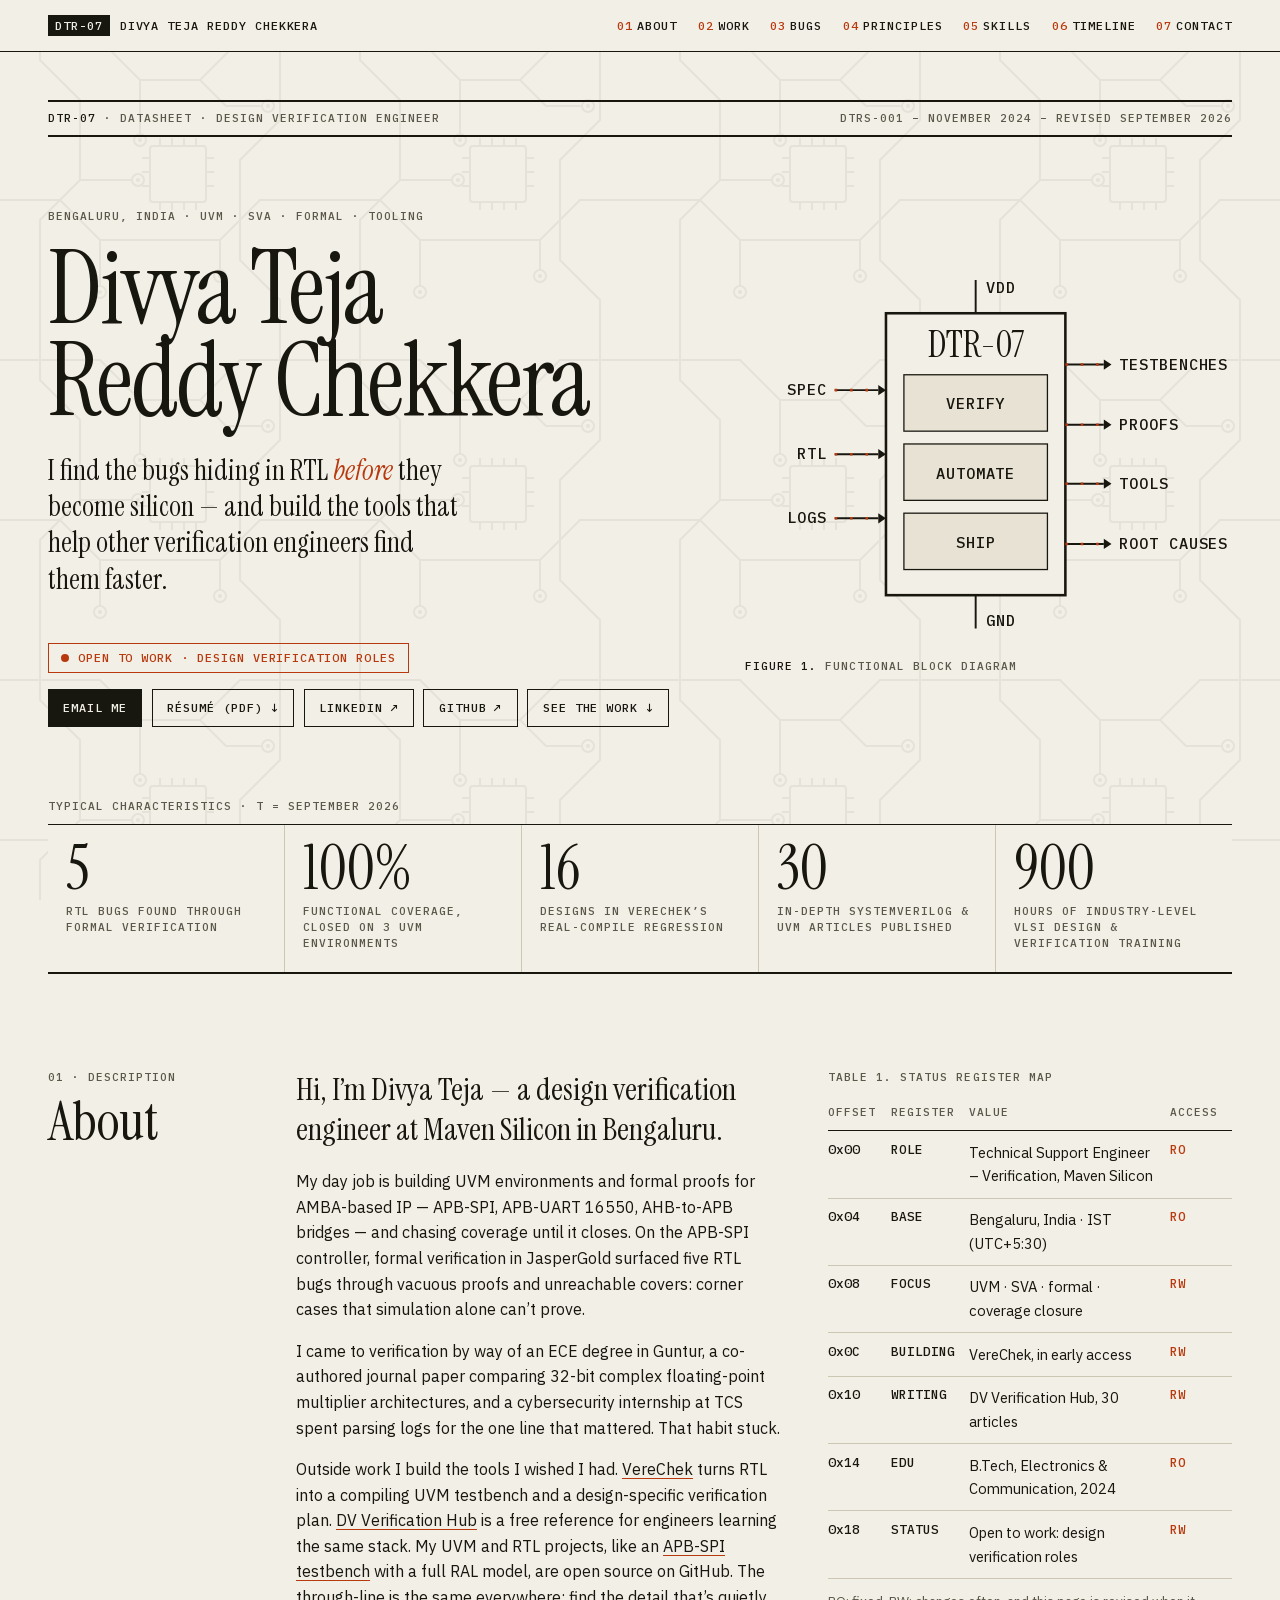
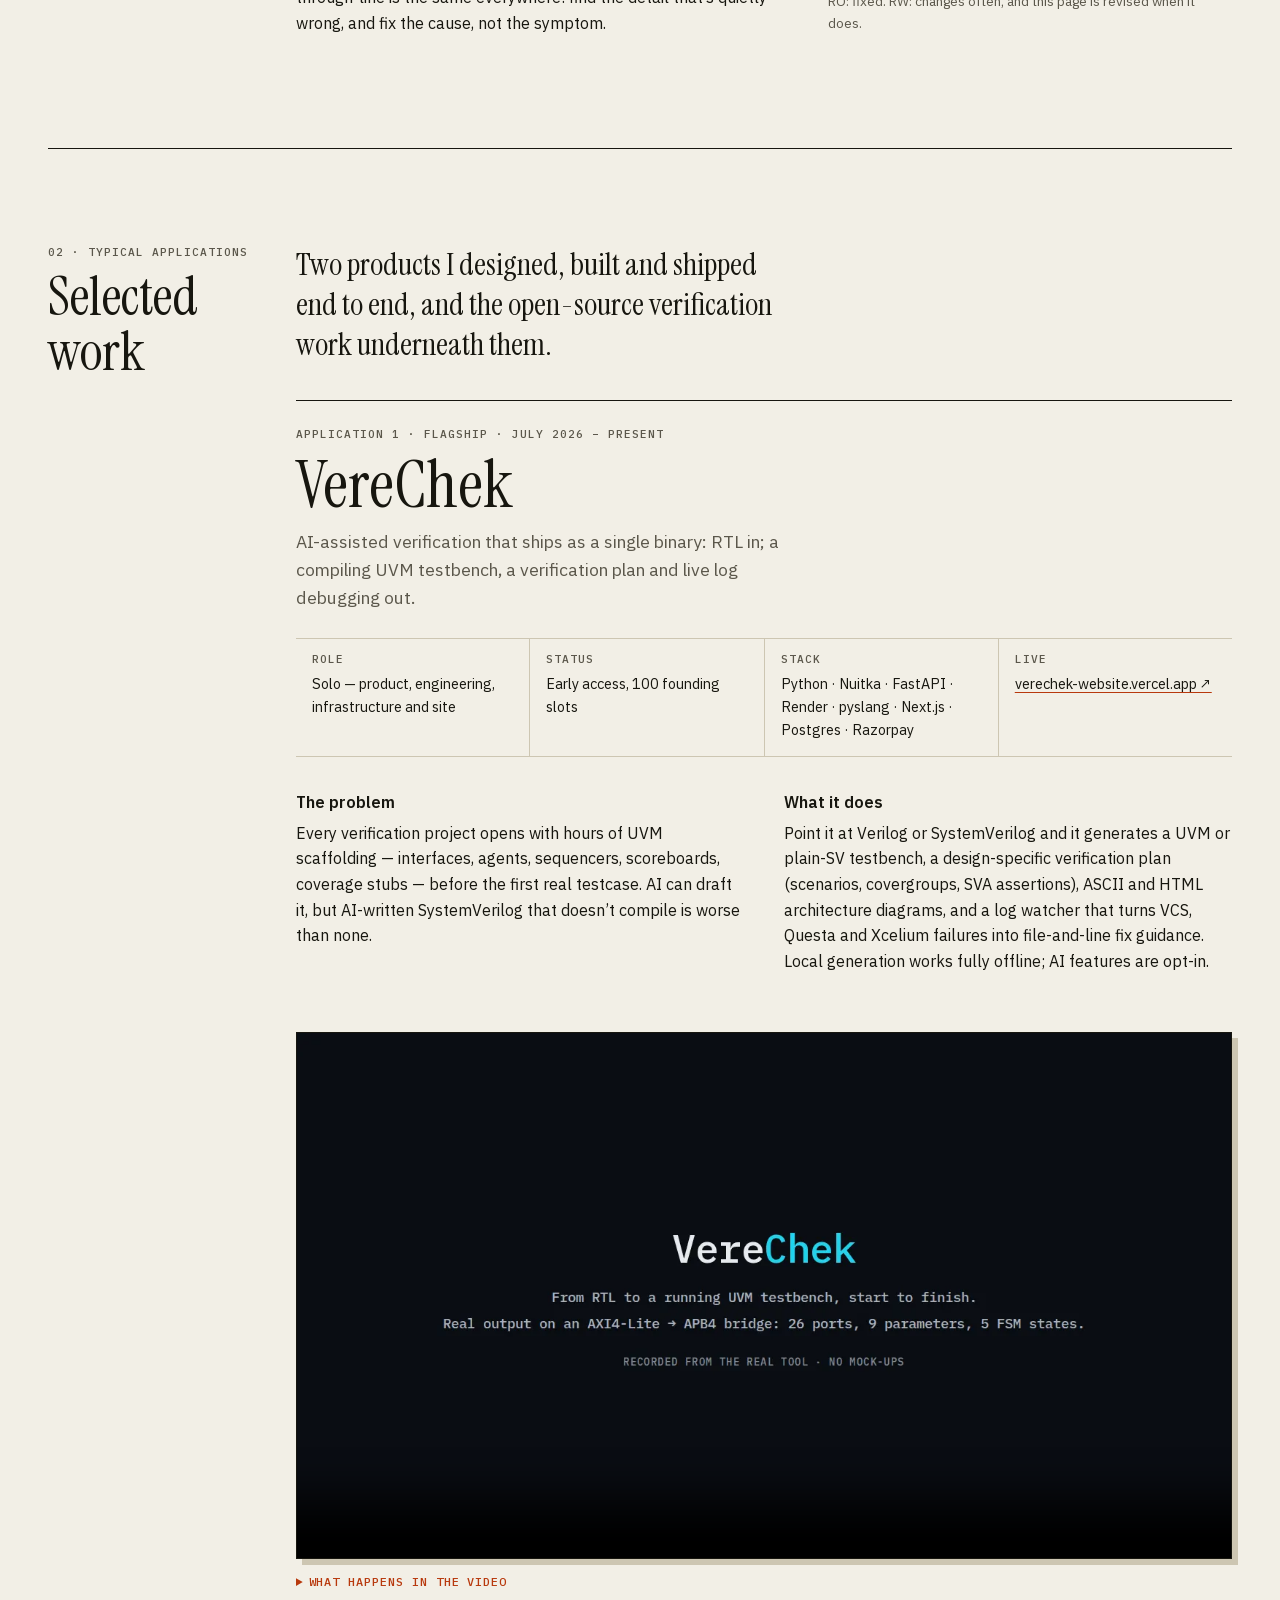
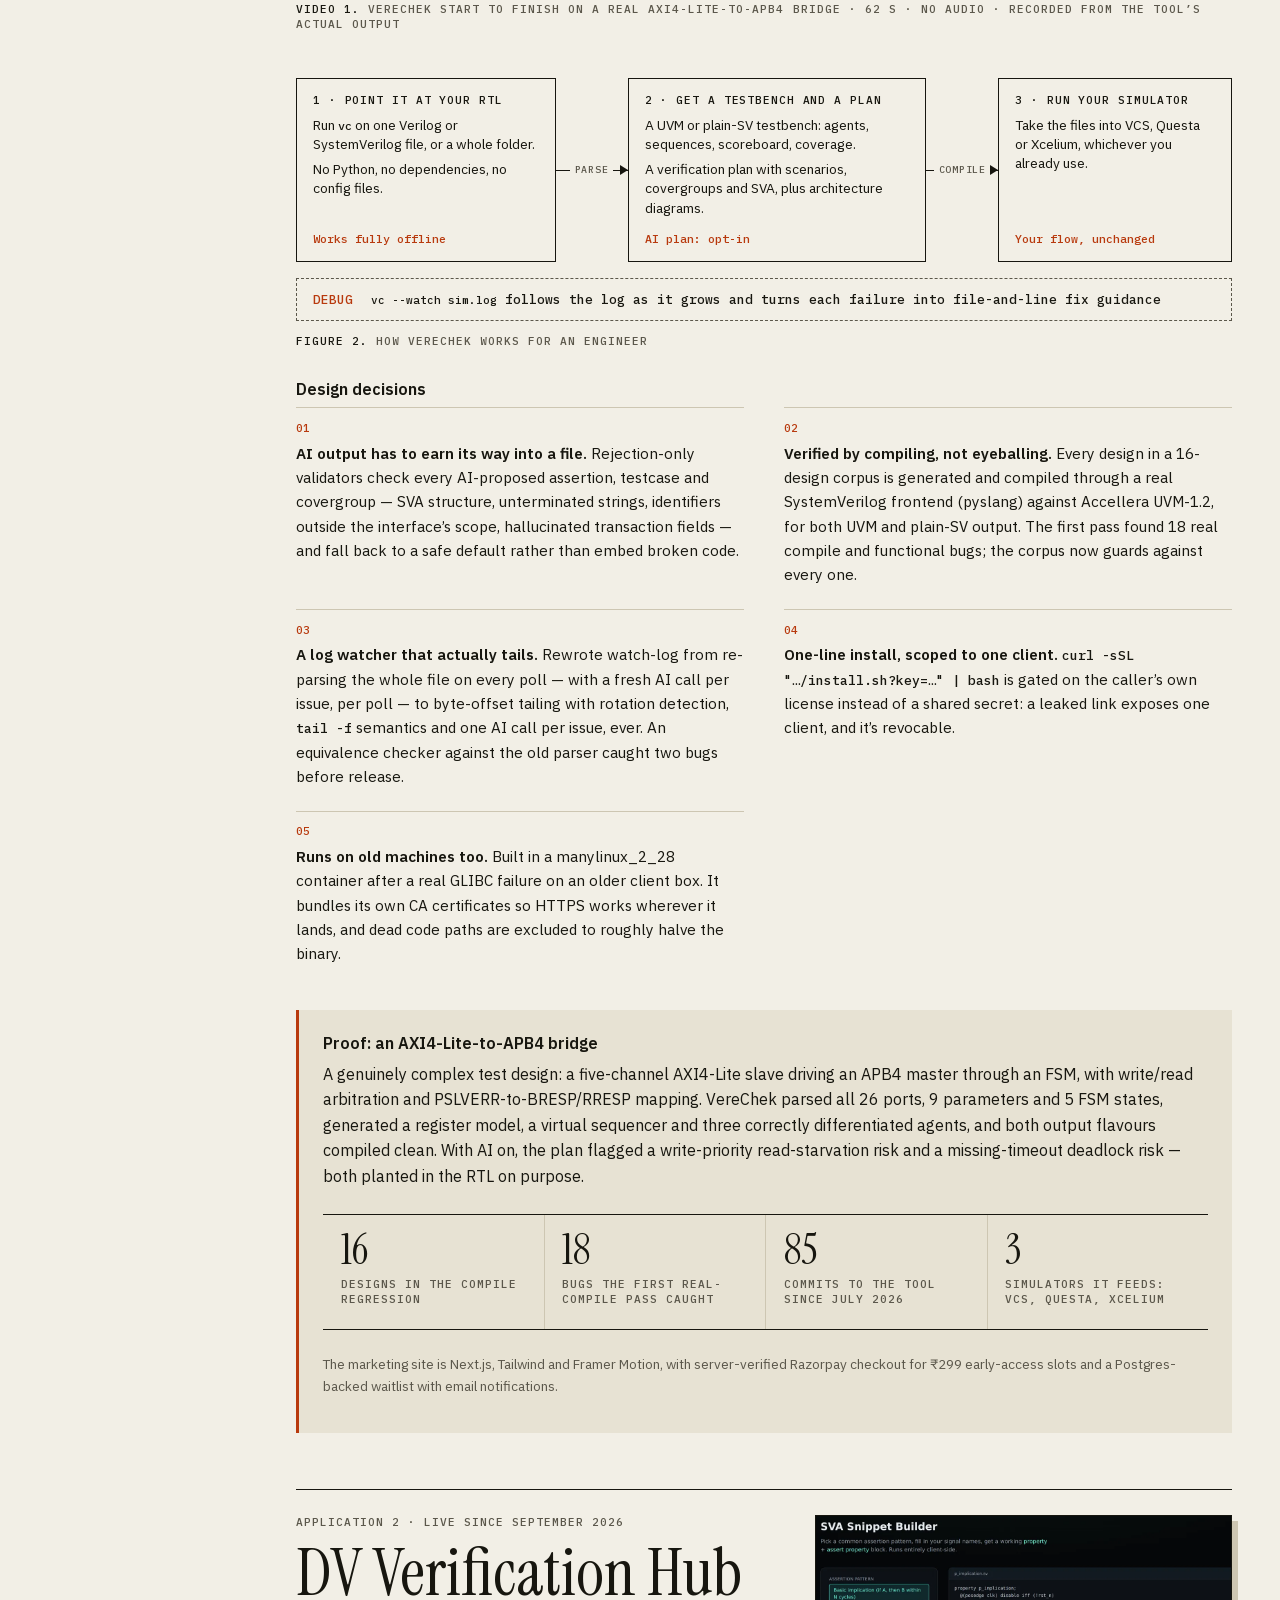
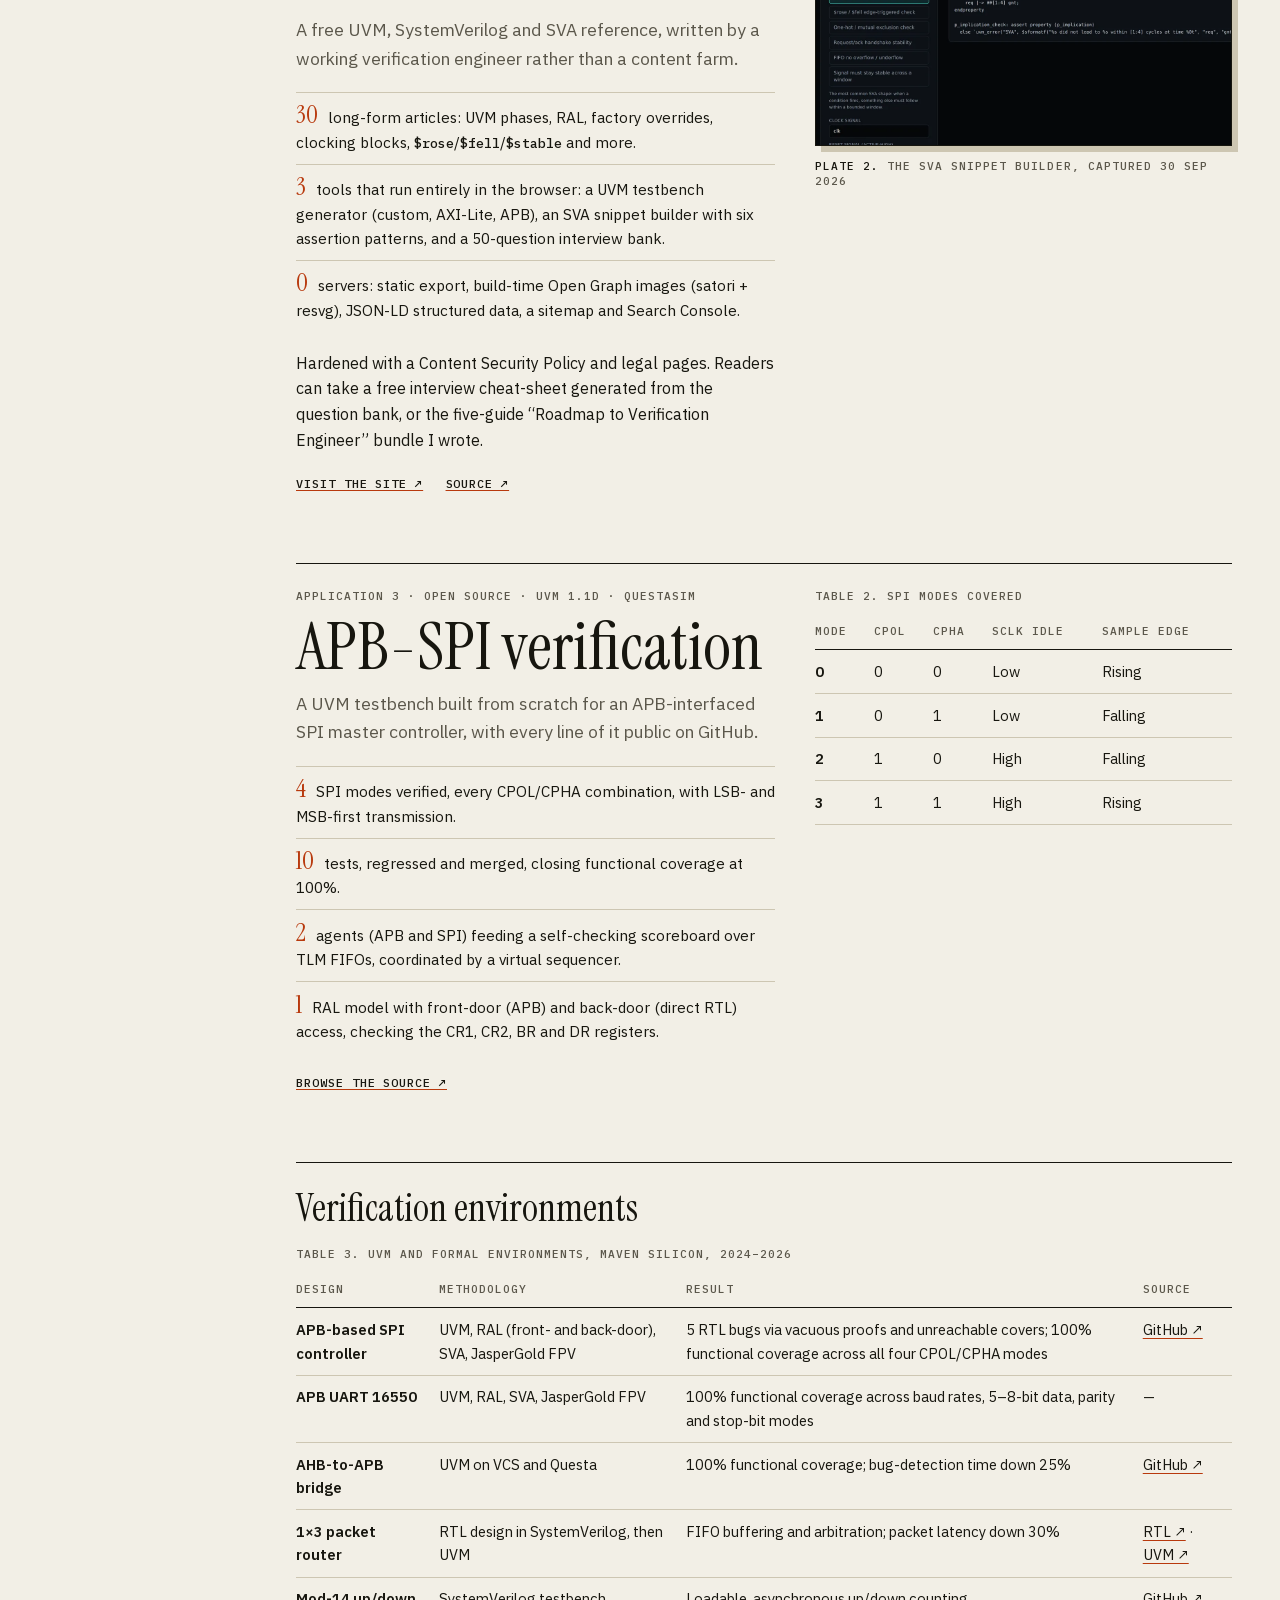
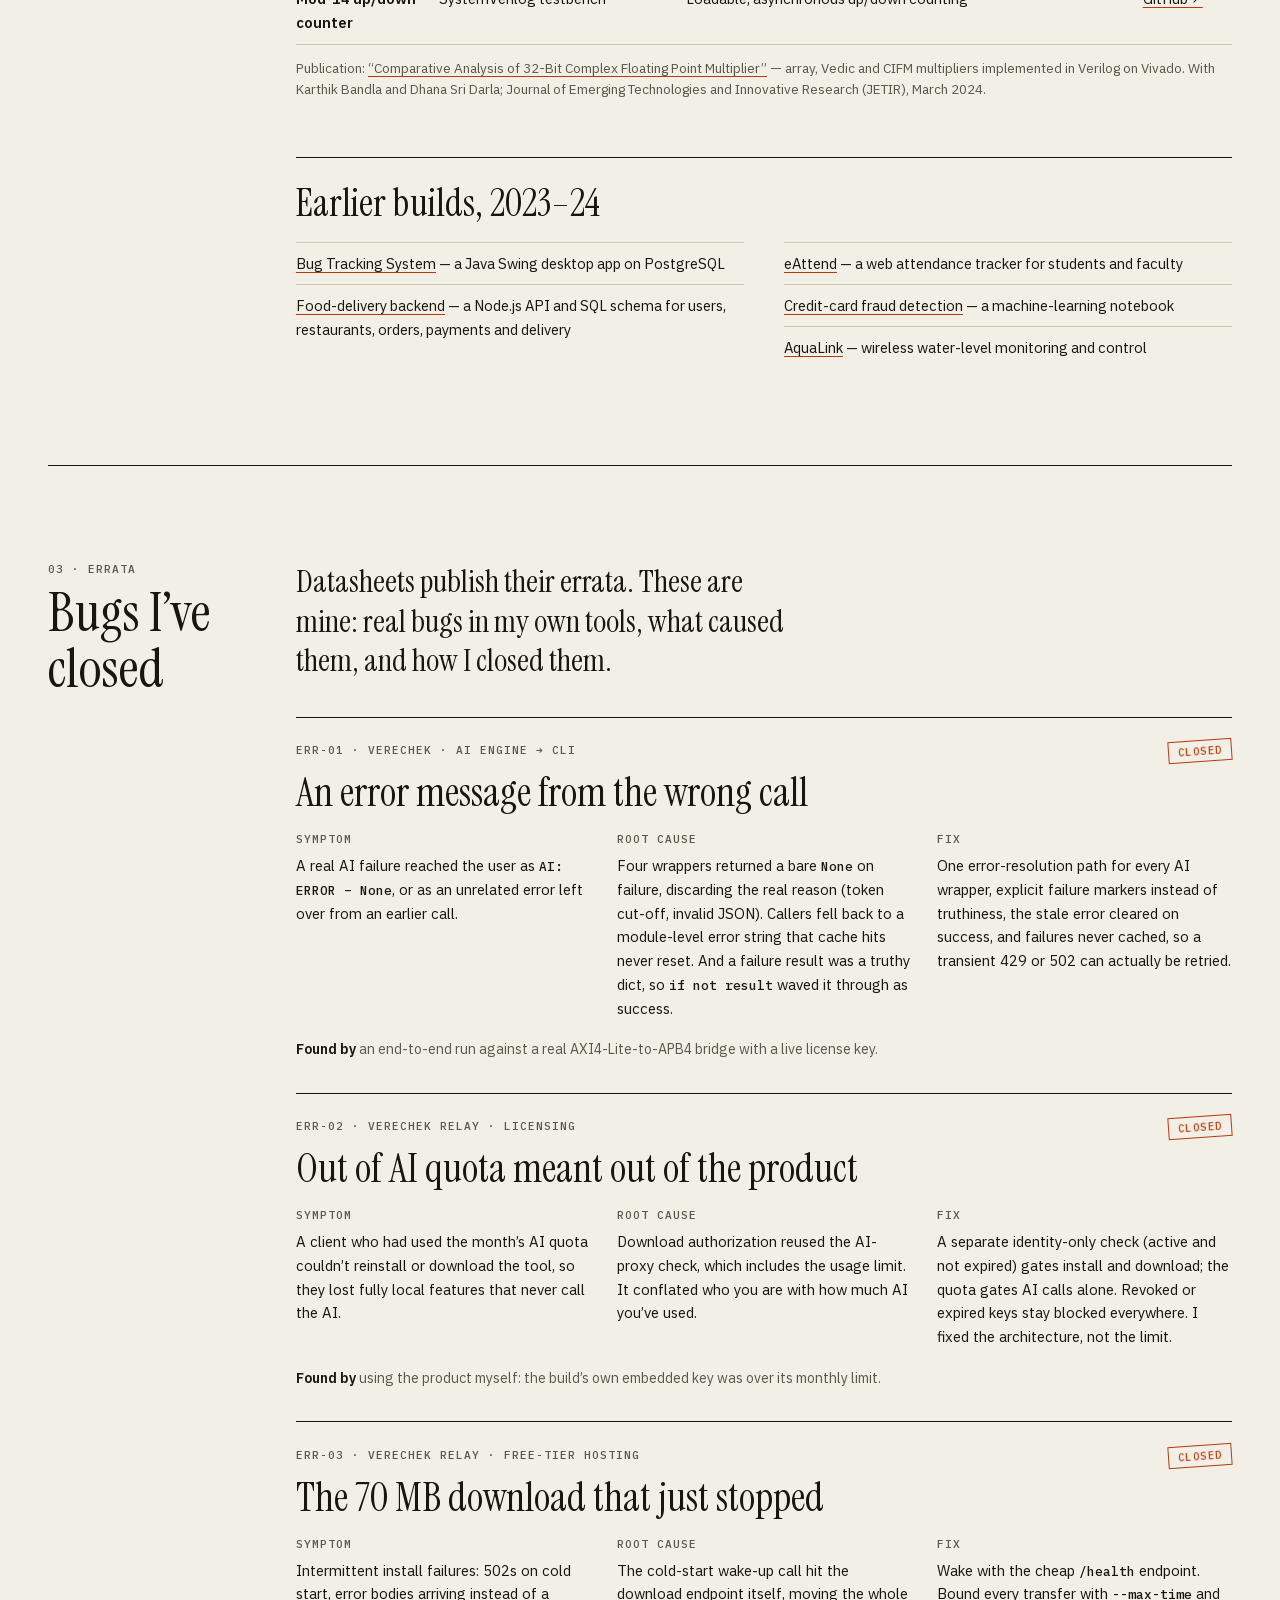
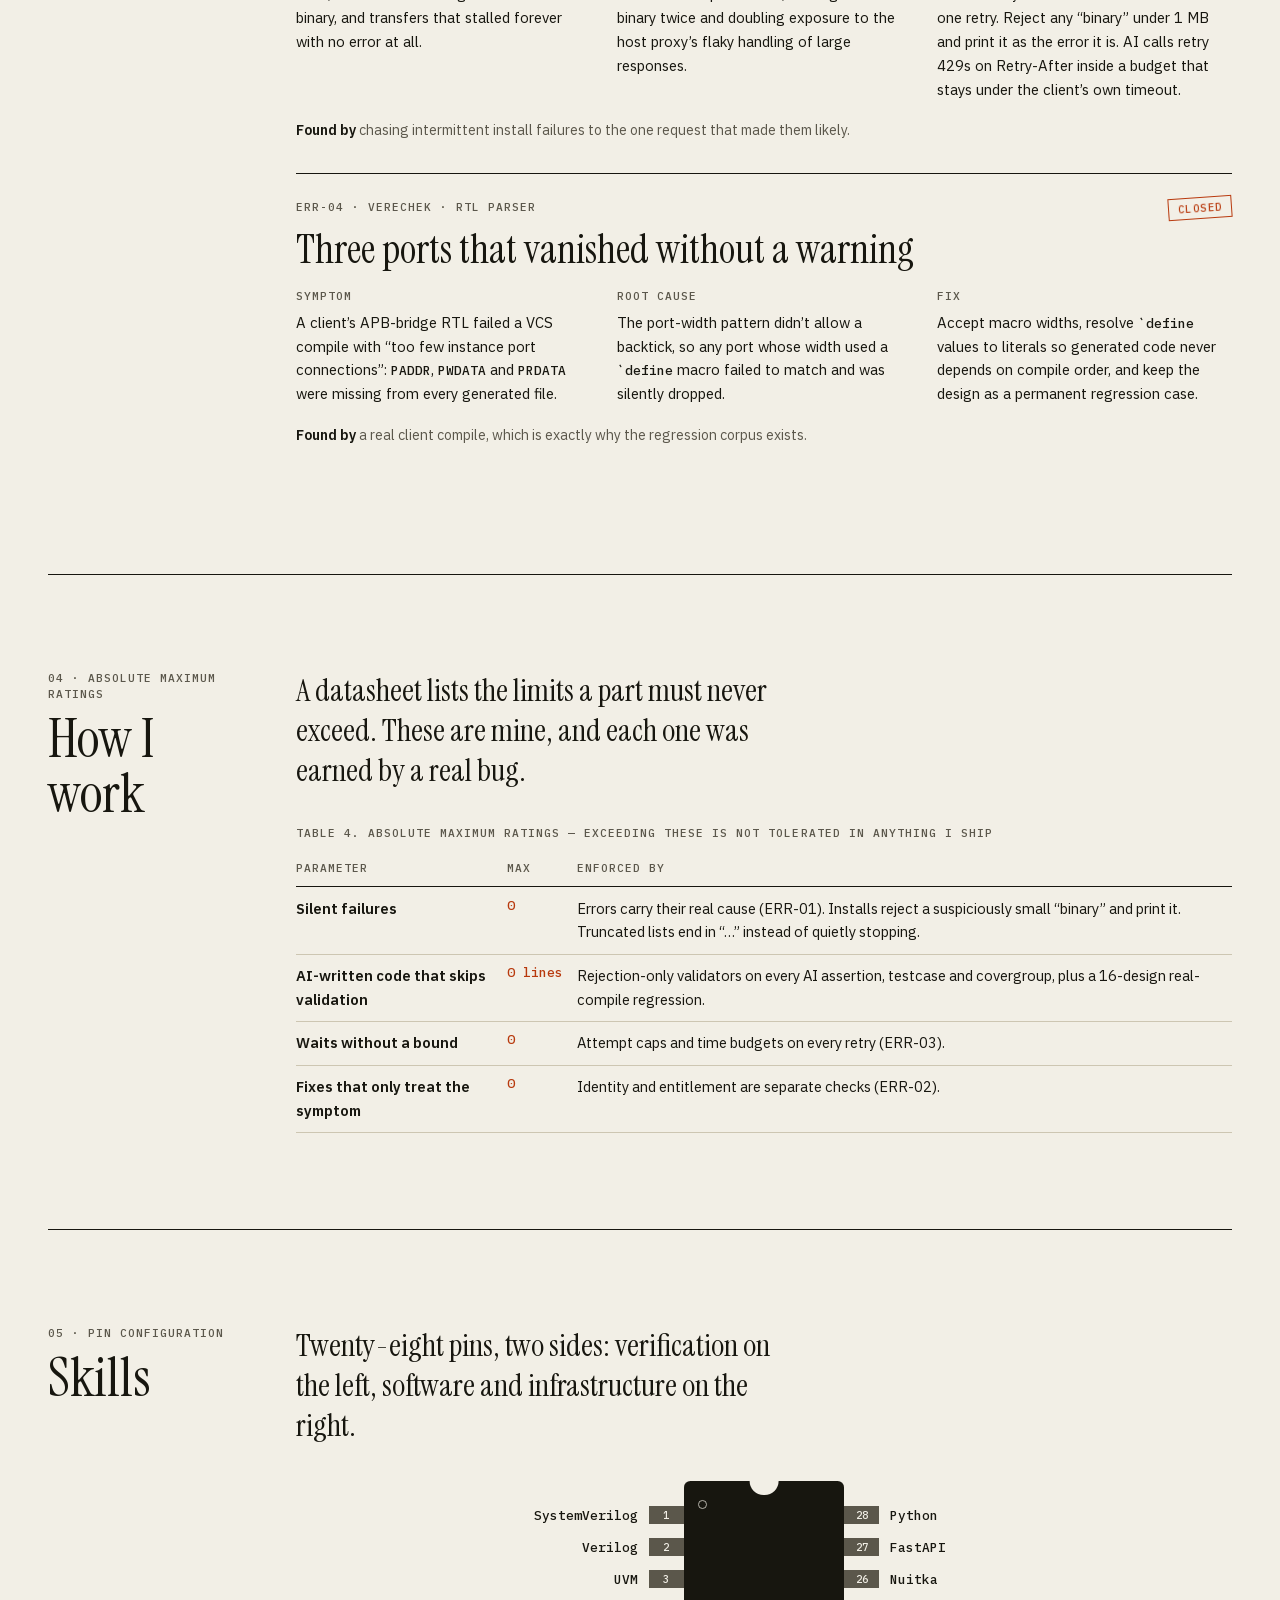
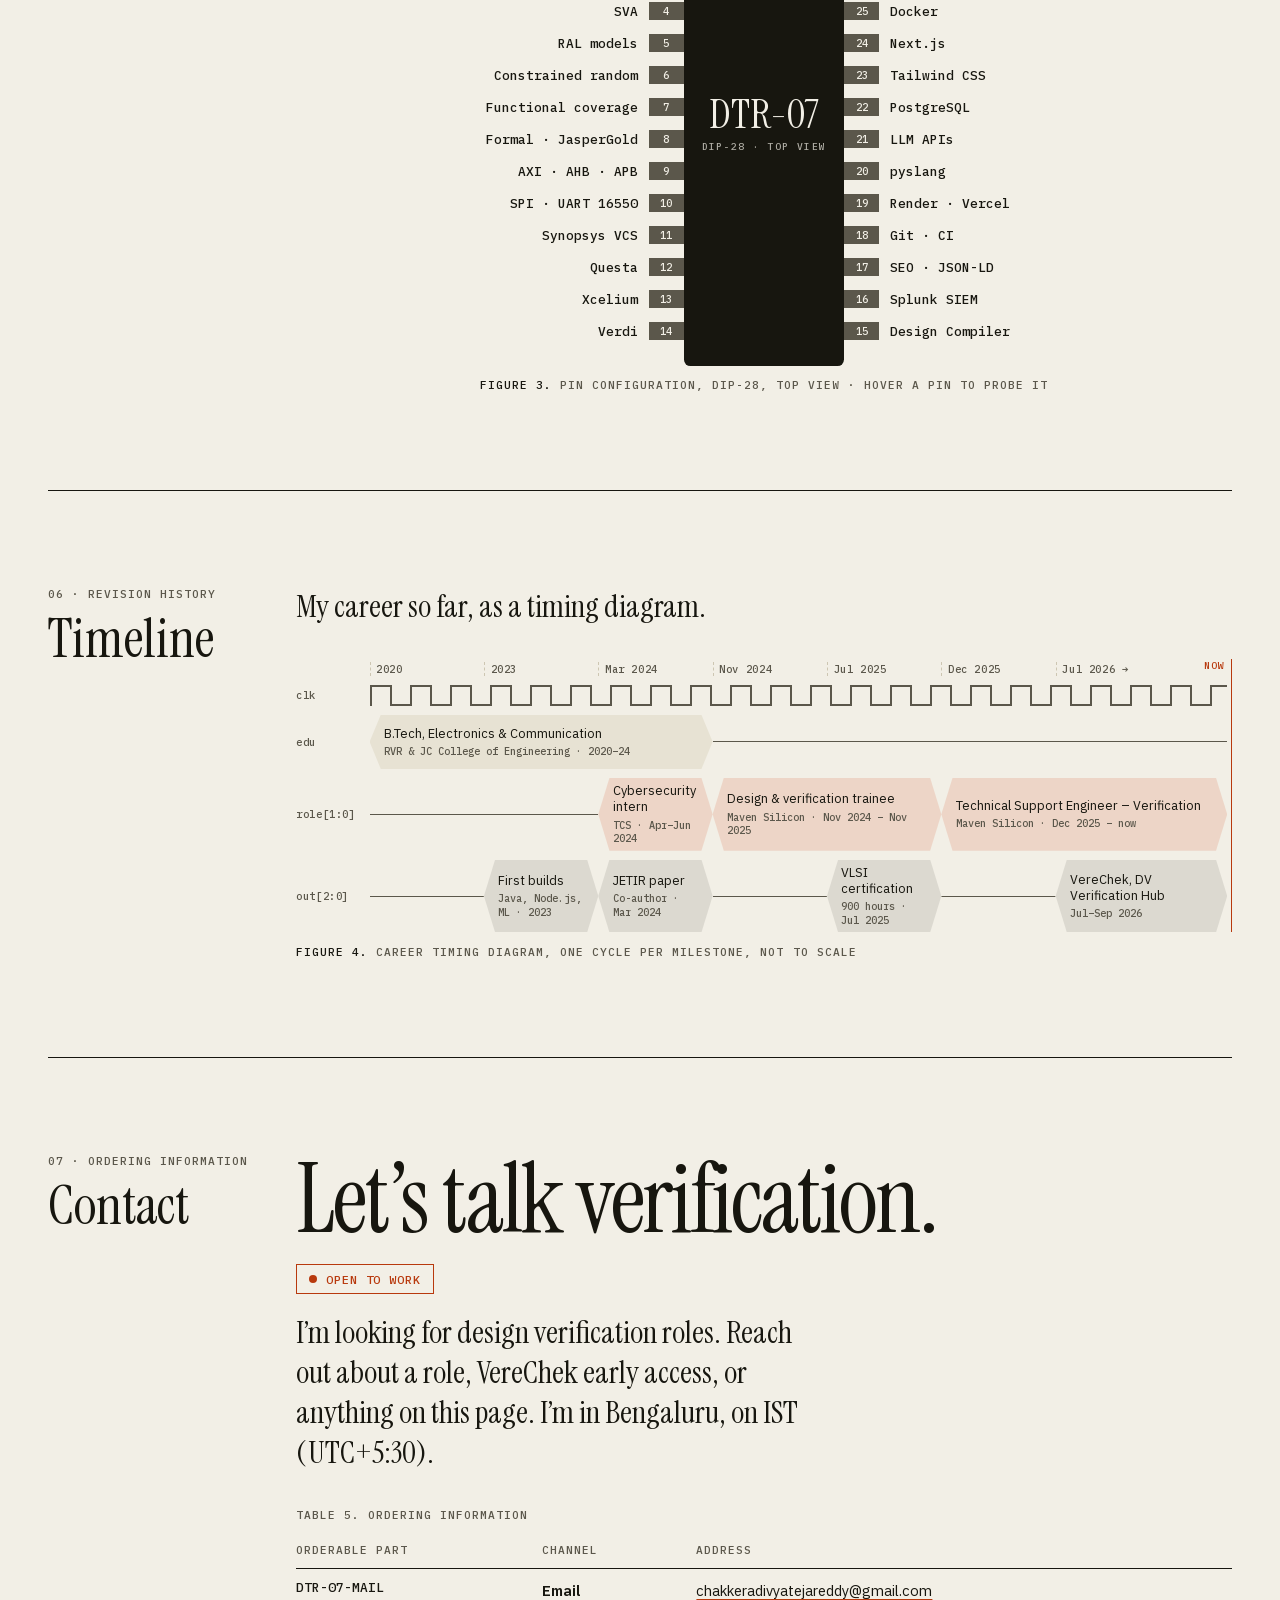
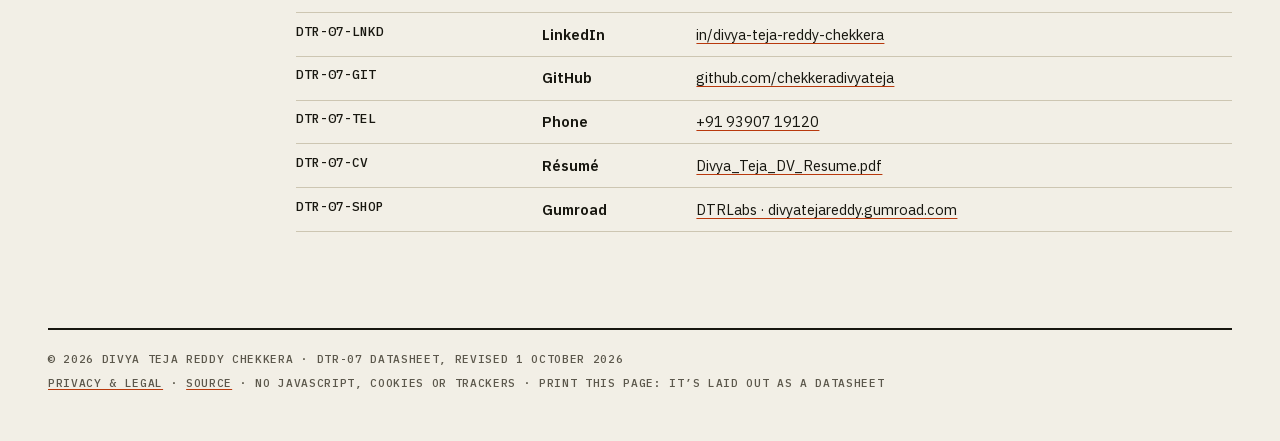
<file: index.html>
<!doctype html>
<!--
  DTR-07 · Divya Teja Reddy Chekkera
  Hand-written HTML and one stylesheet. No JavaScript, no framework, no trackers.
  If you read page source for fun, we should talk: chakkeradivyatejareddy@gmail.com
-->
<html lang="en">
<head>
<meta charset="utf-8">
<meta name="viewport" content="width=device-width, initial-scale=1">
<title>Divya Teja Reddy Chekkera — Design Verification Engineer</title>
<meta name="description" content="Design verification engineer in Bengaluru (UVM, SVA, formal, coverage closure) who also designs and ships verification tools: VereChek and DV Verification Hub.">
<link rel="canonical" href="https://divyatejareddy.vercel.app/">
<meta name="author" content="Divya Teja Reddy Chekkera">
<meta name="google-site-verification" content="zJMpsLKLXAJ39o1_pKxRbIXwJDjSy51EBb36NfYsc7U">
<meta name="color-scheme" content="light dark">
<meta name="theme-color" content="#f2efe6" media="(prefers-color-scheme: light)">
<meta name="theme-color" content="#121110" media="(prefers-color-scheme: dark)">
<link rel="icon" href="/favicon.svg" type="image/svg+xml">
<link rel="apple-touch-icon" href="/apple-touch-icon.png">
<link rel="preload" href="/fonts/serif-400.woff2" as="font" type="font/woff2" crossorigin>
<link rel="preload" href="/fonts/sans-var.woff2" as="font" type="font/woff2" crossorigin>
<link rel="preload" href="/fonts/serif-400i.woff2" as="font" type="font/woff2" crossorigin>
<link rel="preload" href="/fonts/mono-500.woff2" as="font" type="font/woff2" crossorigin>
<link rel="stylesheet" href="/site.css">
<meta property="og:type" content="profile">
<meta property="og:site_name" content="Divya Teja Reddy Chekkera">
<meta property="og:title" content="Divya Teja Reddy Chekkera — Design Verification Engineer">
<meta property="og:description" content="UVM, SVA and formal by day; verification tools by night. The DTR-07 datasheet: projects, bugs closed, and how I work.">
<meta property="og:url" content="https://divyatejareddy.vercel.app/">
<meta property="og:image" content="https://divyatejareddy.vercel.app/og.png?v=7">
<meta property="og:image:width" content="1200">
<meta property="og:image:height" content="630">
<meta property="og:image:alt" content="DTR-07 datasheet cover: Divya Teja Reddy Chekkera, design verification engineer, Bengaluru.">
<meta name="twitter:card" content="summary_large_image">
<script type="application/ld+json">
{"@context":"https://schema.org","@type":"Person","name":"Divya Teja Reddy Chekkera","alternateName":"Divya Teja Chekkera","url":"https://divyatejareddy.vercel.app/","jobTitle":"Technical Support Engineer – Verification","worksFor":{"@type":"Organization","name":"Maven Silicon Softech Pvt. Ltd."},"alumniOf":{"@type":"CollegeOrUniversity","name":"R.V.R. & J.C. College of Engineering"},"address":{"@type":"PostalAddress","addressLocality":"Bengaluru","addressCountry":"IN"},"knowsAbout":["Design verification","SystemVerilog","UVM","SystemVerilog Assertions","Formal verification","Functional coverage","Python","FastAPI"],"sameAs":["https://www.linkedin.com/in/divya-teja-reddy-chekkera-b9a38623b","https://github.com/chekkeradivyateja","https://divyatejareddy.gumroad.com"]}
</script>
<script type="application/ld+json">
{"@context":"https://schema.org","@type":"VideoObject","name":"VereChek demo: from RTL to a running UVM testbench","description":"VereChek, an AI-assisted verification tool by Divya Teja Reddy Chekkera, run start to finish on an AXI4-Lite-to-APB4 bridge: RTL parsing, a 38-file UVM testbench, architecture and verification-plan reports, and live simulation-log debugging.","thumbnailUrl":"https://divyatejareddy.vercel.app/media/verechek-demo-poster.webp","uploadDate":"2026-10-02","duration":"PT1M2S","contentUrl":"https://divyatejareddy.vercel.app/media/verechek-demo.mp4","embedUrl":"https://divyatejareddy.vercel.app/#demo"}
</script>
</head>
<body>
<a class="skip" href="#main">Skip to content</a>

<header class="bar">
  <div class="wrap">
    <a class="brand" href="#top"><b>DTR-07</b>Divya Teja Reddy Chekkera</a>
    <nav aria-label="Sections">
      <ul>
        <li><a href="#about"><span>01</span>About</a></li>
        <li><a href="#work"><span>02</span>Work</a></li>
        <li><a href="#bugs"><span>03</span>Bugs</a></li>
        <li><a href="#principles"><span>04</span>Principles</a></li>
        <li><a href="#skills"><span>05</span>Skills</a></li>
        <li><a href="#timeline"><span>06</span>Timeline</a></li>
        <li><a href="#contact"><span>07</span>Contact</a></li>
      </ul>
    </nav>
  </div>
</header>

<main id="main">
<header class="hero wrap" id="top">
  <div class="doc">
    <p class="lbl"><b>DTR-07</b> · Datasheet · Design verification engineer</p>
    <p class="lbl">DTRS-001 – November 2024 – Revised September 2026</p>
  </div>
  <div class="hero-grid">
    <div>
      <p class="lbl">Bengaluru, India · UVM · SVA · Formal · Tooling</p>
      <h1><span>Divya Teja</span> <span>Reddy Chekkera</span></h1>
      <p class="lede">I find the bugs hiding in RTL <em>before</em> they become silicon — and build the tools that help other verification engineers find them faster.</p>
      <p class="otw">Open to work · design verification roles</p>
      <ul class="links">
        <li><a class="pri" href="mailto:chakkeradivyatejareddy@gmail.com">Email me</a></li>
        <li><a href="/resume.pdf">Résumé (PDF) ↓</a></li>
        <li><a href="https://www.linkedin.com/in/divya-teja-reddy-chekkera-b9a38623b">LinkedIn ↗</a></li>
        <li><a href="https://github.com/chekkeradivyateja">GitHub ↗</a></li>
        <li><a href="#work">See the work ↓</a></li>
      </ul>
    </div>
    <figure class="fbd">
      <svg viewBox="0 0 380 300" role="img" aria-labelledby="fbd-t">
        <title id="fbd-t">Block diagram of DTR-07: a specification, RTL and simulation logs go in; UVM testbenches, formal proofs, shipped tools and root causes come out.</title>
        <path d="M180 14V40M180 260V286"/>
        <text x="188" y="24">VDD</text><text x="188" y="284">GND</text>
        <rect class="box" x="110" y="40" width="140" height="220"/>
        <text class="t" x="180" y="74" text-anchor="middle">DTR-07</text>
        <rect class="sub" x="124" y="88" width="112" height="44"/><text x="180" y="115" text-anchor="middle">VERIFY</text>
        <rect class="sub" x="124" y="142" width="112" height="44"/><text x="180" y="169" text-anchor="middle">AUTOMATE</text>
        <rect class="sub" x="124" y="196" width="112" height="44"/><text x="180" y="223" text-anchor="middle">SHIP</text>
        <text x="64" y="104" text-anchor="end">SPEC</text><text x="64" y="154" text-anchor="end">RTL</text><text x="64" y="204" text-anchor="end">LOGS</text>
        <path d="M70 100H104M70 150H104M70 200H104M250 80H280M250 127H280M250 173H280M250 220H280"/>
        <path class="flow" d="M70 100H110M70 150H110M70 200H110M250 80H286M250 127H286M250 173H286M250 220H286"/>
        <path class="ah" d="M104 96l6 4-6 4zM104 146l6 4-6 4zM104 196l6 4-6 4zM280 76l6 4-6 4zM280 123l6 4-6 4zM280 169l6 4-6 4zM280 216l6 4-6 4z"/>
        <text x="292" y="84">TESTBENCHES</text><text x="292" y="131">PROOFS</text><text x="292" y="177">TOOLS</text><text x="292" y="224">ROOT CAUSES</text>
      </svg>
      <figcaption><b>Figure 1.</b> Functional block diagram</figcaption>
    </figure>
  </div>
  <p class="lbl cap">Typical characteristics · T = September 2026</p>
  <dl class="specs">
    <div><dt>RTL bugs found through formal verification</dt><dd>5</dd></div>
    <div><dt>Functional coverage, closed on 3 UVM environments</dt><dd>100%</dd></div>
    <div><dt>Designs in VereChek’s real-compile regression</dt><dd>16</dd></div>
    <div><dt>In-depth SystemVerilog &amp; UVM articles published</dt><dd>30</dd></div>
    <div><dt>Hours of industry-level VLSI design &amp; verification training</dt><dd>900</dd></div>
  </dl>
</header>

<section class="sec wrap" id="about" aria-labelledby="about-h">
  <div class="sec-h"><p class="lbl">01 · Description</p><h2 id="about-h">About</h2></div>
  <div class="about">
    <div class="prose">
      <p class="big">Hi, I’m Divya Teja — a design verification engineer at Maven Silicon in Bengaluru.</p>
      <p>My day job is building UVM environments and formal proofs for AMBA-based IP — APB-SPI, APB-UART 16550, AHB-to-APB bridges — and chasing coverage until it closes. On the APB-SPI controller, formal verification in JasperGold surfaced five RTL bugs through vacuous proofs and unreachable covers: corner cases that simulation alone can’t prove.</p>
      <p>I came to verification by way of an ECE degree in Guntur, a co-authored journal paper comparing 32-bit complex floating-point multiplier architectures, and a cybersecurity internship at TCS spent parsing logs for the one line that mattered. That habit stuck.</p>
      <p>Outside work I build the tools I wished I had. <a href="#verechek">VereChek</a> turns RTL into a compiling UVM testbench and a design-specific verification plan. <a href="#dvhub">DV Verification Hub</a> is a free reference for engineers learning the same stack. My UVM and RTL projects, like an <a href="#spi">APB-SPI testbench</a> with a full RAL model, are open source on GitHub. The through-line is the same everywhere: find the detail that’s quietly wrong, and fix the cause, not the symptom.</p>
    </div>
    <div>
      <table class="reg">
        <caption>Table 1. Status register map</caption>
        <thead><tr><th scope="col">Offset</th><th scope="col">Register</th><th scope="col">Value</th><th scope="col">Access</th></tr></thead>
        <tbody>
          <tr><td>0x00</td><th scope="row">ROLE</th><td>Technical Support Engineer – Verification, Maven Silicon</td><td>RO</td></tr>
          <tr><td>0x04</td><th scope="row">BASE</th><td>Bengaluru, India · IST (UTC+5:30)</td><td>RO</td></tr>
          <tr><td>0x08</td><th scope="row">FOCUS</th><td>UVM · SVA · formal · coverage closure</td><td>RW</td></tr>
          <tr><td>0x0C</td><th scope="row">BUILDING</th><td>VereChek, in early access</td><td>RW</td></tr>
          <tr><td>0x10</td><th scope="row">WRITING</th><td>DV Verification Hub, 30 articles</td><td>RW</td></tr>
          <tr><td>0x14</td><th scope="row">EDU</th><td>B.Tech, Electronics &amp; Communication, 2024</td><td>RO</td></tr>
          <tr><td>0x18</td><th scope="row">STATUS</th><td>Open to work: design verification roles</td><td>RW</td></tr>
        </tbody>
      </table>
      <p class="note">RO: fixed. RW: changes often, and this page is revised when it does.</p>
    </div>
  </div>
</section>

<section class="sec wrap" id="work" aria-labelledby="work-h">
  <div class="sec-h"><p class="lbl">02 · Typical applications</p><h2 id="work-h">Selected work</h2></div>
  <div class="work">
    <p class="big">Two products I designed, built and shipped end to end, and the open-source verification work underneath them.</p>

    <article class="case" id="verechek" aria-labelledby="vc-h">
      <p class="lbl">Application 1 · Flagship · July 2026 – present</p>
      <h3 id="vc-h">VereChek</h3>
      <p class="sub">AI-assisted verification that ships as a single binary: RTL in; a compiling UVM testbench, a verification plan and live log debugging out.</p>
      <dl class="meta">
        <div><dt>Role</dt><dd>Solo — product, engineering, infrastructure and site</dd></div>
        <div><dt>Status</dt><dd>Early access, 100 founding slots</dd></div>
        <div><dt>Stack</dt><dd>Python · Nuitka · FastAPI · Render · pyslang · Next.js · Postgres · Razorpay</dd></div>
        <div><dt>Live</dt><dd><a href="https://verechek-website.vercel.app">verechek-website.vercel.app ↗</a></dd></div>
      </dl>
      <div class="cols">
        <div class="prose">
          <h4>The problem</h4>
          <p>Every verification project opens with hours of UVM scaffolding — interfaces, agents, sequencers, scoreboards, coverage stubs — before the first real testcase. AI can draft it, but AI-written SystemVerilog that doesn’t compile is worse than none.</p>
        </div>
        <div class="prose">
          <h4>What it does</h4>
          <p>Point it at Verilog or SystemVerilog and it generates a UVM or plain-SV testbench, a design-specific verification plan (scenarios, covergroups, SVA assertions), ASCII and HTML architecture diagrams, and a log watcher that turns VCS, Questa and Xcelium failures into file-and-line fix guidance. Local generation works fully offline; AI features are opt-in.</p>
        </div>
      </div>

      <figure class="plate demo" id="demo">
        <video controls muted playsinline preload="none" width="1280" height="720" poster="/media/verechek-demo-poster.webp" aria-describedby="demo-tx">
          <source src="/media/verechek-demo.webm" type="video/webm">
          <source src="/media/verechek-demo.mp4" type="video/mp4">
          <a href="/media/verechek-demo.mp4">Download the VereChek demo video (MP4, 3 MB)</a>
        </video>
        <details class="tx" id="demo-tx">
          <summary>What happens in the video</summary>
          <ol>
            <li><b>Point it at your RTL.</b> <code>vc --rtl axi4lite_apb4_bridge.v</code> detects an AXI-to-APB bridge protocol and lists all 26 ports, 9 parameters and 5 FSM states.</li>
            <li><b>One command for everything.</b> <code>--all-uvm</code> writes a 38-file UVM testbench (two active agents, one passive monitor agent, scoreboard, register model, virtual sequencer), an architecture diagram and a verification plan, in half a second.</li>
            <li><b>Review the reports.</b> The verification plan, UVM architecture and pin diagram open as local HTML pages; the plan is also exported as PDF and CSV.</li>
            <li><b>Debug live.</b> <code>vc --watch sim.log</code> follows the simulation log as it grows and explains each failure with a fix: a missing virtual interface, then a failed randomization.</li>
          </ol>
        </details>
        <figcaption><b>Video 1.</b> VereChek start to finish on a real AXI4-Lite-to-APB4 bridge · 62 s · no audio · recorded from the tool’s actual output</figcaption>
      </figure>

      <figure class="arch" aria-labelledby="arch-cap">
        <ol>
          <li class="blk"><b>1 · Point it at your RTL</b><span>Run <code>vc</code> on one Verilog or SystemVerilog file, or a whole folder.</span><span>No Python, no dependencies, no config files.</span><span class="k">Works fully offline</span></li>
          <li class="wire" aria-hidden="true"><span>Parse</span></li>
          <li class="blk"><b>2 · Get a testbench and a plan</b><span>A UVM or plain-SV testbench: agents, sequences, scoreboard, coverage.</span><span>A verification plan with scenarios, covergroups and SVA, plus architecture diagrams.</span><span class="k">AI plan: opt-in</span></li>
          <li class="wire" aria-hidden="true"><span>Compile</span></li>
          <li class="blk"><b>3 · Run your simulator</b><span>Take the files into VCS, Questa or Xcelium, whichever you already use.</span><span class="k">Your flow, unchanged</span></li>
        </ol>
        <p class="lane"><b>Debug</b> <code>vc --watch sim.log</code> follows the log as it grows and turns each failure into file-and-line fix guidance</p>
        <figcaption id="arch-cap"><b>Figure 2.</b> How VereChek works for an engineer</figcaption>
      </figure>

      <h4>Design decisions</h4>
      <ol class="decisions">
        <li><p><b>AI output has to earn its way into a file.</b> Rejection-only validators check every AI-proposed assertion, testcase and covergroup — SVA structure, unterminated strings, identifiers outside the interface’s scope, hallucinated transaction fields — and fall back to a safe default rather than embed broken code.</p></li>
        <li><p><b>Verified by compiling, not eyeballing.</b> Every design in a 16-design corpus is generated and compiled through a real SystemVerilog frontend (pyslang) against Accellera UVM-1.2, for both UVM and plain-SV output. The first pass found 18 real compile and functional bugs; the corpus now guards against every one.</p></li>
        <li><p><b>A log watcher that actually tails.</b> Rewrote watch-log from re-parsing the whole file on every poll — with a fresh AI call per issue, per poll — to byte-offset tailing with rotation detection, <code>tail -f</code> semantics and one AI call per issue, ever. An equivalence checker against the old parser caught two bugs before release.</p></li>
        <li><p><b>One-line install, scoped to one client.</b> <code>curl -sSL "…/install.sh?key=…" | bash</code> is gated on the caller’s own license instead of a shared secret: a leaked link exposes one client, and it’s revocable.</p></li>
        <li><p><b>Runs on old machines too.</b> Built in a manylinux_2_28 container after a real GLIBC failure on an older client box. It bundles its own CA certificates so HTTPS works wherever it lands, and dead code paths are excluded to roughly halve the binary.</p></li>
      </ol>

      <div class="proof">
        <h4>Proof: an AXI4-Lite-to-APB4 bridge</h4>
        <p>A genuinely complex test design: a five-channel AXI4-Lite slave driving an APB4 master through an FSM, with write/read arbitration and PSLVERR-to-BRESP/RRESP mapping. VereChek parsed all 26 ports, 9 parameters and 5 FSM states, generated a register model, a virtual sequencer and three correctly differentiated agents, and both output flavours compiled clean. With AI on, the plan flagged a write-priority read-starvation risk and a missing-timeout deadlock risk — both planted in the RTL on purpose.</p>
        <dl class="specs sm">
          <div><dt>Designs in the compile regression</dt><dd>16</dd></div>
          <div><dt>Bugs the first real-compile pass caught</dt><dd>18</dd></div>
          <div><dt>Commits to the tool since July 2026</dt><dd>85</dd></div>
          <div><dt>Simulators it feeds: VCS, Questa, Xcelium</dt><dd>3</dd></div>
        </dl>
        <p class="note">The marketing site is Next.js, Tailwind and Framer Motion, with server-verified Razorpay checkout for ₹299 early-access slots and a Postgres-backed waitlist with email notifications.</p>
      </div>
    </article>

    <article class="card" id="dvhub" aria-labelledby="dv-h">
      <div>
        <p class="lbl">Application 2 · Live since September 2026</p>
        <h3 id="dv-h">DV Verification Hub</h3>
        <p class="sub">A free UVM, SystemVerilog and SVA reference, written by a working verification engineer rather than a content farm.</p>
        <ul class="facts">
          <li><b>30</b> long-form articles: UVM phases, RAL, factory overrides, clocking blocks, <code>$rose</code>/<code>$fell</code>/<code>$stable</code> and more.</li>
          <li><b>3</b> tools that run entirely in the browser: a UVM testbench generator (custom, AXI-Lite, APB), an SVA snippet builder with six assertion patterns, and a 50-question interview bank.</li>
          <li><b>0</b> servers: static export, build-time Open Graph images (satori + resvg), JSON-LD structured data, a sitemap and Search Console.</li>
        </ul>
        <p>Hardened with a Content Security Policy and legal pages. Readers can take a free interview cheat-sheet generated from the question bank, or the five-guide “Roadmap to Verification Engineer” bundle I wrote.</p>
        <p class="go-row"><a class="go" href="https://dv-verification-hub.vercel.app">Visit the site ↗</a><a class="go" href="https://github.com/chekkeradivyateja/dv-verification-hub">Source ↗</a></p>
      </div>
      <figure class="plate">
        <img src="/img/dvhub-sva.webp" width="1200" height="662" loading="lazy" decoding="async" alt="DV Verification Hub's SVA Snippet Builder: a list of assertion patterns beside a generated property block for a request-grant implication.">
        <figcaption><b>Plate 2.</b> The SVA snippet builder, captured 30 Sep 2026</figcaption>
      </figure>
    </article>

    <article class="card" id="spi" aria-labelledby="spi-h">
      <div>
        <p class="lbl">Application 3 · Open source · UVM 1.1d · QuestaSim</p>
        <h3 id="spi-h">APB-SPI verification</h3>
        <p class="sub">A UVM testbench built from scratch for an APB-interfaced SPI master controller, with every line of it public on GitHub.</p>
        <ul class="facts">
          <li><b>4</b> SPI modes verified, every CPOL/CPHA combination, with LSB- and MSB-first transmission.</li>
          <li><b>10</b> tests, regressed and merged, closing functional coverage at 100%.</li>
          <li><b>2</b> agents (APB and SPI) feeding a self-checking scoreboard over TLM FIFOs, coordinated by a virtual sequencer.</li>
          <li><b>1</b> RAL model with front-door (APB) and back-door (direct RTL) access, checking the CR1, CR2, BR and DR registers.</li>
        </ul>
        <p class="go-row"><a class="go" href="https://github.com/chekkeradivyateja/APB-Based-SPI-Protocol-Verification-UVM">Browse the source ↗</a></p>
      </div>
      <figure>
        <table>
          <caption>Table 2. SPI modes covered</caption>
          <thead><tr><th scope="col">Mode</th><th scope="col">CPOL</th><th scope="col">CPHA</th><th scope="col">SCLK idle</th><th scope="col">Sample edge</th></tr></thead>
          <tbody>
            <tr><th scope="row">0</th><td>0</td><td>0</td><td>Low</td><td>Rising</td></tr>
            <tr><th scope="row">1</th><td>0</td><td>1</td><td>Low</td><td>Falling</td></tr>
            <tr><th scope="row">2</th><td>1</td><td>0</td><td>High</td><td>Falling</td></tr>
            <tr><th scope="row">3</th><td>1</td><td>1</td><td>High</td><td>Rising</td></tr>
          </tbody>
        </table>
      </figure>
    </article>

    <div class="env">
      <h3>Verification environments</h3>
      <table class="stack">
        <caption>Table 3. UVM and formal environments, Maven Silicon, 2024–2026</caption>
        <thead><tr><th scope="col">Design</th><th scope="col">Methodology</th><th scope="col">Result</th><th scope="col">Source</th></tr></thead>
        <tbody>
          <tr><th scope="row">APB-based SPI controller</th><td>UVM, RAL (front- and back-door), SVA, JasperGold FPV</td><td>5 RTL bugs via vacuous proofs and unreachable covers; 100% functional coverage across all four CPOL/CPHA modes</td><td><a href="https://github.com/chekkeradivyateja/APB-Based-SPI-Protocol-Verification-UVM">GitHub ↗</a></td></tr>
          <tr><th scope="row">APB UART 16550</th><td>UVM, RAL, SVA, JasperGold FPV</td><td>100% functional coverage across baud rates, 5–8-bit data, parity and stop-bit modes</td><td>—</td></tr>
          <tr><th scope="row">AHB-to-APB bridge</th><td>UVM on VCS and Questa</td><td>100% functional coverage; bug-detection time down 25%</td><td><a href="https://github.com/chekkeradivyateja/AHB_to_APB-Bridge">GitHub ↗</a></td></tr>
          <tr><th scope="row">1×3 packet router</th><td>RTL design in SystemVerilog, then UVM</td><td>FIFO buffering and arbitration; packet latency down 30%</td><td><a href="https://github.com/chekkeradivyateja/Router_1X3">RTL ↗</a> · <a href="https://github.com/chekkeradivyateja/uvm-router1x3-verification">UVM ↗</a></td></tr>
          <tr><th scope="row">Mod-14 up/down counter</th><td>SystemVerilog testbench</td><td>Loadable, asynchronous up/down counting</td><td><a href="https://github.com/chekkeradivyateja/Counter-14">GitHub ↗</a></td></tr>
        </tbody>
      </table>
      <p class="note">Publication: <a href="https://www.jetir.org/view?paper=JETIR2404815">“Comparative Analysis of 32-Bit Complex Floating Point Multiplier”</a> — array, Vedic and CIFM multipliers implemented in Verilog on Vivado. With Karthik Bandla and Dhana Sri Darla; Journal of Emerging Technologies and Innovative Research (JETIR), March 2024.</p>
    </div>

    <div class="archive">
      <h3>Earlier builds, 2023–24</h3>
      <ul>
        <li><a href="https://github.com/chekkeradivyateja/Bug-Tracking-System">Bug Tracking System</a> — a Java Swing desktop app on PostgreSQL</li>
        <li><a href="https://github.com/chekkeradivyateja/Backend-API-with-NODE.js-and-SQL-for-database-design-for-app-like-Zomato-Swiggy">Food-delivery backend</a> — a Node.js API and SQL schema for users, restaurants, orders, payments and delivery</li>
        <li><a href="https://github.com/chekkeradivyateja/eAttend">eAttend</a> — a web attendance tracker for students and faculty</li>
        <li><a href="https://github.com/chekkeradivyateja/Credit-Card-Fraud-Detection">Credit-card fraud detection</a> — a machine-learning notebook</li>
        <li><a href="https://github.com/chekkeradivyateja/AquaLink">AquaLink</a> — wireless water-level monitoring and control</li>
      </ul>
    </div>
  </div>
</section>

<section class="sec wrap" id="bugs" aria-labelledby="bugs-h">
  <div class="sec-h"><p class="lbl">03 · Errata</p><h2 id="bugs-h">Bugs I’ve closed</h2></div>
  <div>
    <p class="big">Datasheets publish their errata. These are mine: real bugs in my own tools, what caused them, and how I closed them.</p>

    <article class="err" aria-labelledby="e1">
      <div class="err-h"><p class="lbl">ERR-01 · VereChek · AI engine → CLI</p><p class="stamp">Closed</p></div>
      <h3 id="e1">An error message from the wrong call</h3>
      <dl>
        <div><dt>Symptom</dt><dd>A real AI failure reached the user as <code>AI: ERROR – None</code>, or as an unrelated error left over from an earlier call.</dd></div>
        <div><dt>Root cause</dt><dd>Four wrappers returned a bare <code>None</code> on failure, discarding the real reason (token cut-off, invalid JSON). Callers fell back to a module-level error string that cache hits never reset. And a failure result was a truthy dict, so <code>if not result</code> waved it through as success.</dd></div>
        <div><dt>Fix</dt><dd>One error-resolution path for every AI wrapper, explicit failure markers instead of truthiness, the stale error cleared on success, and failures never cached, so a transient 429 or 502 can actually be retried.</dd></div>
      </dl>
      <p class="found"><b>Found by</b> an end-to-end run against a real AXI4-Lite-to-APB4 bridge with a live license key.</p>
    </article>

    <article class="err" aria-labelledby="e2">
      <div class="err-h"><p class="lbl">ERR-02 · VereChek relay · Licensing</p><p class="stamp">Closed</p></div>
      <h3 id="e2">Out of AI quota meant out of the product</h3>
      <dl>
        <div><dt>Symptom</dt><dd>A client who had used the month’s AI quota couldn’t reinstall or download the tool, so they lost fully local features that never call the AI.</dd></div>
        <div><dt>Root cause</dt><dd>Download authorization reused the AI-proxy check, which includes the usage limit. It conflated who you are with how much AI you’ve used.</dd></div>
        <div><dt>Fix</dt><dd>A separate identity-only check (active and not expired) gates install and download; the quota gates AI calls alone. Revoked or expired keys stay blocked everywhere. I fixed the architecture, not the limit.</dd></div>
      </dl>
      <p class="found"><b>Found by</b> using the product myself: the build’s own embedded key was over its monthly limit.</p>
    </article>

    <article class="err" aria-labelledby="e3">
      <div class="err-h"><p class="lbl">ERR-03 · VereChek relay · Free-tier hosting</p><p class="stamp">Closed</p></div>
      <h3 id="e3">The 70 MB download that just stopped</h3>
      <dl>
        <div><dt>Symptom</dt><dd>Intermittent install failures: 502s on cold start, error bodies arriving instead of a binary, and transfers that stalled forever with no error at all.</dd></div>
        <div><dt>Root cause</dt><dd>The cold-start wake-up call hit the download endpoint itself, moving the whole binary twice and doubling exposure to the host proxy’s flaky handling of large responses.</dd></div>
        <div><dt>Fix</dt><dd>Wake with the cheap <code>/health</code> endpoint. Bound every transfer with <code>--max-time</code> and one retry. Reject any “binary” under 1 MB and print it as the error it is. AI calls retry 429s on Retry-After inside a budget that stays under the client’s own timeout.</dd></div>
      </dl>
      <p class="found"><b>Found by</b> chasing intermittent install failures to the one request that made them likely.</p>
    </article>

    <article class="err" aria-labelledby="e4">
      <div class="err-h"><p class="lbl">ERR-04 · VereChek · RTL parser</p><p class="stamp">Closed</p></div>
      <h3 id="e4">Three ports that vanished without a warning</h3>
      <dl>
        <div><dt>Symptom</dt><dd>A client’s APB-bridge RTL failed a VCS compile with “too few instance port connections”: <code>PADDR</code>, <code>PWDATA</code> and <code>PRDATA</code> were missing from every generated file.</dd></div>
        <div><dt>Root cause</dt><dd>The port-width pattern didn’t allow a backtick, so any port whose width used a <code>`define</code> macro failed to match and was silently dropped.</dd></div>
        <div><dt>Fix</dt><dd>Accept macro widths, resolve <code>`define</code> values to literals so generated code never depends on compile order, and keep the design as a permanent regression case.</dd></div>
      </dl>
      <p class="found"><b>Found by</b> a real client compile, which is exactly why the regression corpus exists.</p>
    </article>

  </div>
</section>

<section class="sec wrap" id="principles" aria-labelledby="principles-h">
  <div class="sec-h"><p class="lbl">04 · Absolute maximum ratings</p><h2 id="principles-h">How I work</h2></div>
  <div>
    <p class="big">A datasheet lists the limits a part must never exceed. These are mine, and each one was earned by a real bug.</p>
    <table class="amr stack">
      <caption>Table 4. Absolute maximum ratings — exceeding these is not tolerated in anything I ship</caption>
      <thead><tr><th scope="col">Parameter</th><th scope="col">Max</th><th scope="col">Enforced by</th></tr></thead>
      <tbody>
        <tr><th scope="row">Silent failures</th><td>0</td><td>Errors carry their real cause (ERR-01). Installs reject a suspiciously small “binary” and print it. Truncated lists end in “…” instead of quietly stopping.</td></tr>
        <tr><th scope="row">AI-written code that skips validation</th><td>0 lines</td><td>Rejection-only validators on every AI assertion, testcase and covergroup, plus a 16-design real-compile regression.</td></tr>
        <tr><th scope="row">Waits without a bound</th><td>0</td><td>Attempt caps and time budgets on every retry (ERR-03).</td></tr>
        <tr><th scope="row">Fixes that only treat the symptom</th><td>0</td><td>Identity and entitlement are separate checks (ERR-02).</td></tr>
      </tbody>
    </table>
  </div>
</section>

<section class="sec wrap" id="skills" aria-labelledby="skills-h">
  <div class="sec-h"><p class="lbl">05 · Pin configuration</p><h2 id="skills-h">Skills</h2></div>
  <div>
    <p class="big">Twenty-eight pins, two sides: verification on the left, software and infrastructure on the right.</p>
    <figure class="chip" aria-labelledby="chip-cap">
      <ul class="pins pl" aria-label="Verification skills, pins 1 to 14">
        <li><span>1</span>SystemVerilog</li><li><span>2</span>Verilog</li><li><span>3</span>UVM</li><li><span>4</span>SVA</li><li><span>5</span>RAL models</li><li><span>6</span>Constrained random</li><li><span>7</span>Functional coverage</li><li><span>8</span>Formal · JasperGold</li><li><span>9</span>AXI · AHB · APB</li><li><span>10</span>SPI · UART 16550</li><li><span>11</span>Synopsys VCS</li><li><span>12</span>Questa</li><li><span>13</span>Xcelium</li><li><span>14</span>Verdi</li>
      </ul>
      <div class="pkg" aria-hidden="true"><b>DTR-07</b><small>DIP-28 · Top view</small></div>
      <ul class="pins pr" aria-label="Software and infrastructure skills, pins 28 to 15">
        <li><span>28</span>Python</li><li><span>27</span>FastAPI</li><li><span>26</span>Nuitka</li><li><span>25</span>Docker</li><li><span>24</span>Next.js</li><li><span>23</span>Tailwind CSS</li><li><span>22</span>PostgreSQL</li><li><span>21</span>LLM APIs</li><li><span>20</span>pyslang</li><li><span>19</span>Render · Vercel</li><li><span>18</span>Git · CI</li><li><span>17</span>SEO · JSON-LD</li><li><span>16</span>Splunk SIEM</li><li><span>15</span>Design Compiler</li>
      </ul>
      <figcaption id="chip-cap"><b>Figure 3.</b> Pin configuration, DIP-28, top view<span class="hint"> · hover a pin to probe it</span></figcaption>
    </figure>
  </div>
</section>

<section class="sec wrap" id="timeline" aria-labelledby="timeline-h">
  <div class="sec-h"><p class="lbl">06 · Revision history</p><h2 id="timeline-h">Timeline</h2></div>
  <div>
    <p class="big">My career so far, as a timing diagram.</p>
    <figure class="wave" aria-labelledby="wave-cap">
      <div class="wv">
        <p class="ax" aria-hidden="true"><span></span><span>2020</span><span>2023</span><span>Mar 2024</span><span>Nov 2024</span><span>Jul 2025</span><span>Dec 2025</span><span>Jul 2026 →</span></p>
        <p class="clk" aria-hidden="true"><b>clk</b><span></span></p>
        <ul class="sig" aria-label="Education">
          <li class="n" aria-hidden="true">edu</li>
          <li class="s3">B.Tech, Electronics &amp; Communication <small>RVR &amp; JC College of Engineering · 2020–24</small></li>
          <li class="z s4" aria-hidden="true"></li>
        </ul>
        <ul class="sig role" aria-label="Roles">
          <li class="n" aria-hidden="true">role[1:0]</li>
          <li class="z s2" aria-hidden="true"></li>
          <li>Cybersecurity intern <small>TCS · Apr–Jun 2024</small></li>
          <li class="s2">Design &amp; verification trainee <small>Maven Silicon · Nov 2024 – Nov 2025</small></li>
          <li class="s2">Technical Support Engineer – Verification <small>Maven Silicon · Dec 2025 – now</small></li>
        </ul>
        <ul class="sig out" aria-label="Output">
          <li class="n" aria-hidden="true">out[2:0]</li>
          <li class="z" aria-hidden="true"></li>
          <li>First builds <small>Java, Node.js, ML · 2023</small></li>
          <li>JETIR paper <small>Co-author · Mar 2024</small></li>
          <li class="z" aria-hidden="true"></li>
          <li>VLSI certification <small>900 hours · Jul 2025</small></li>
          <li class="z" aria-hidden="true"></li>
          <li>VereChek, DV Verification Hub <small>Jul–Sep 2026</small></li>
        </ul>
      </div>
      <figcaption id="wave-cap"><b>Figure 4.</b> Career timing diagram, one cycle per milestone, not to scale</figcaption>
    </figure>
  </div>
</section>

<section class="sec wrap" id="contact" aria-labelledby="contact-h">
  <div class="sec-h"><p class="lbl">07 · Ordering information</p><h2 id="contact-h">Contact</h2></div>
  <div>
    <p class="hello">Let’s talk verification.</p>
    <p class="otw">Open to work</p>
    <p class="big">I’m looking for design verification roles. Reach out about a role, VereChek early access, or anything on this page. I’m in Bengaluru, on IST (UTC+5:30).</p>
    <table class="order stack">
      <caption>Table 5. Ordering information</caption>
      <thead><tr><th scope="col">Orderable part</th><th scope="col">Channel</th><th scope="col">Address</th></tr></thead>
      <tbody>
        <tr><td>DTR-07-MAIL</td><th scope="row">Email</th><td><a href="mailto:chakkeradivyatejareddy@gmail.com">chakkeradivyatejareddy@gmail.com</a></td></tr>
        <tr><td>DTR-07-LNKD</td><th scope="row">LinkedIn</th><td><a href="https://www.linkedin.com/in/divya-teja-reddy-chekkera-b9a38623b">in/divya-teja-reddy-chekkera</a></td></tr>
        <tr><td>DTR-07-GIT</td><th scope="row">GitHub</th><td><a href="https://github.com/chekkeradivyateja">github.com/chekkeradivyateja</a></td></tr>
        <tr><td>DTR-07-TEL</td><th scope="row">Phone</th><td><a href="tel:+919390719120">+91&nbsp;93907&nbsp;19120</a></td></tr>
        <tr><td>DTR-07-CV</td><th scope="row">Résumé</th><td><a href="/resume.pdf">Divya_Teja_DV_Resume.pdf</a></td></tr>
        <tr><td>DTR-07-SHOP</td><th scope="row">Gumroad</th><td><a href="https://divyatejareddy.gumroad.com">DTRLabs · divyatejareddy.gumroad.com</a></td></tr>
      </tbody>
    </table>
  </div>
</section>
</main>

<footer class="foot wrap">
  <p>© 2026 Divya Teja Reddy Chekkera · DTR-07 datasheet, revised 1 October 2026</p>
  <p><a href="/privacy">Privacy &amp; legal</a> · <a href="https://github.com/chekkeradivyateja/dtr-01-portfolio">Source</a> · No JavaScript, cookies or trackers<span class="noprint"> · Print this page: it’s laid out as a datasheet</span></p>
</footer>
</body>
</html>
</file>
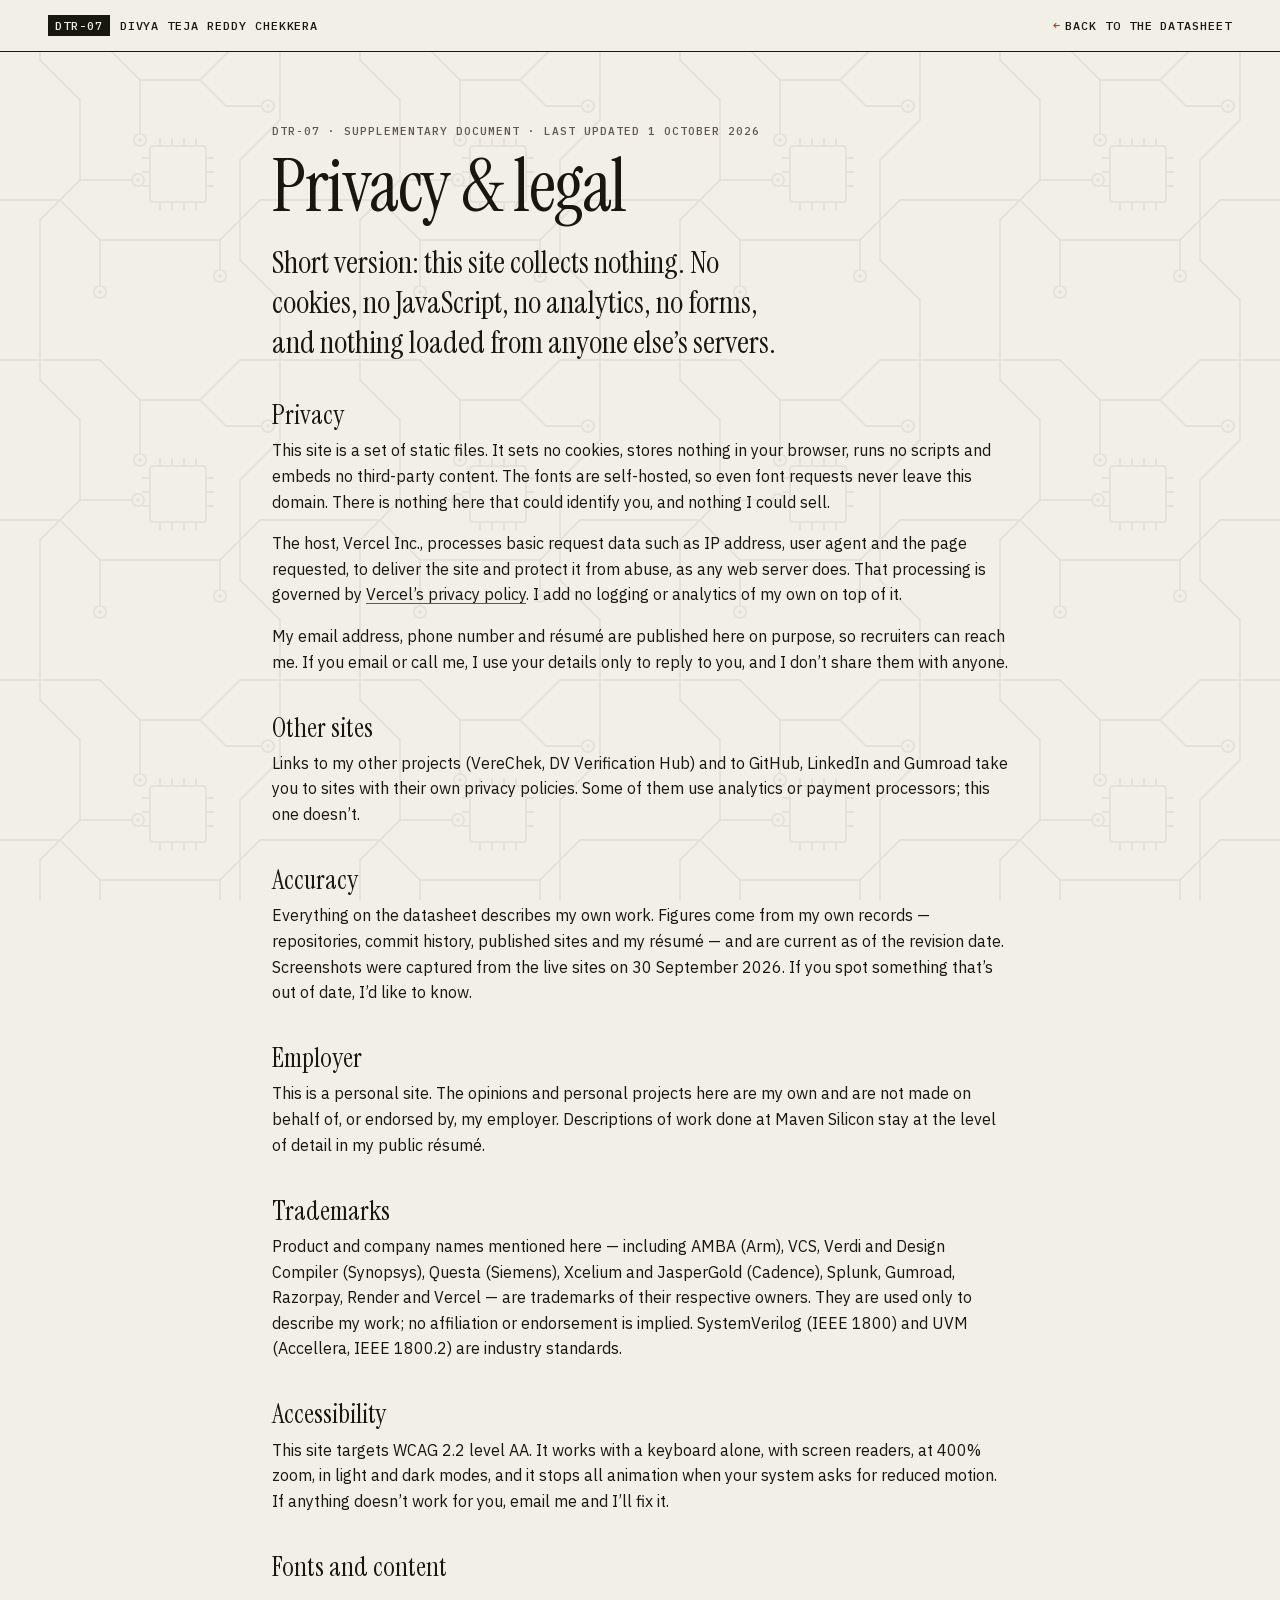
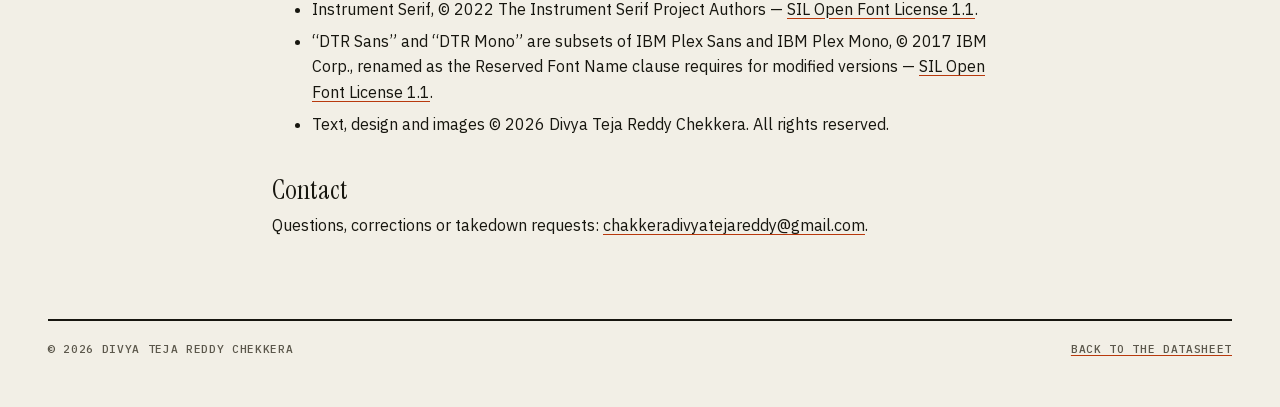
<file: privacy.html>
<!doctype html>
<html lang="en">
<head>
<meta charset="utf-8">
<meta name="viewport" content="width=device-width, initial-scale=1">
<title>Privacy &amp; legal — Divya Teja Reddy Chekkera</title>
<meta name="description" content="Privacy, accessibility, trademark and licensing notes for the DTR-07 portfolio of Divya Teja Reddy Chekkera. No cookies, no trackers, no third-party requests.">
<link rel="canonical" href="https://divyatejareddy.vercel.app/privacy">
<meta name="color-scheme" content="light dark">
<link rel="icon" href="/favicon.svg" type="image/svg+xml">
<link rel="apple-touch-icon" href="/apple-touch-icon.png">
<link rel="stylesheet" href="/site.css">
</head>
<body>
<a class="skip" href="#main">Skip to content</a>
<header class="bar">
  <div class="wrap">
    <a class="brand" href="/"><b>DTR-07</b>Divya Teja Reddy Chekkera</a>
    <nav aria-label="Site"><ul><li><a href="/"><span>←</span>Back to the datasheet</a></li></ul></nav>
  </div>
</header>

<main id="main" class="wrap legal">
  <p class="lbl">DTR-07 · Supplementary document · Last updated 1 October 2026</p>
  <h1>Privacy &amp; legal</h1>
  <p class="big">Short version: this site collects nothing. No cookies, no JavaScript, no analytics, no forms, and nothing loaded from anyone else’s servers.</p>

  <h2>Privacy</h2>
  <p>This site is a set of static files. It sets no cookies, stores nothing in your browser, runs no scripts and embeds no third-party content. The fonts are self-hosted, so even font requests never leave this domain. There is nothing here that could identify you, and nothing I could sell.</p>
  <p>The host, Vercel Inc., processes basic request data such as IP address, user agent and the page requested, to deliver the site and protect it from abuse, as any web server does. That processing is governed by <a href="https://vercel.com/legal/privacy-policy">Vercel’s privacy policy</a>. I add no logging or analytics of my own on top of it.</p>
  <p>My email address, phone number and résumé are published here on purpose, so recruiters can reach me. If you email or call me, I use your details only to reply to you, and I don’t share them with anyone.</p>

  <h2>Other sites</h2>
  <p>Links to my other projects (VereChek, DV Verification Hub) and to GitHub, LinkedIn and Gumroad take you to sites with their own privacy policies. Some of them use analytics or payment processors; this one doesn’t.</p>

  <h2>Accuracy</h2>
  <p>Everything on the datasheet describes my own work. Figures come from my own records — repositories, commit history, published sites and my résumé — and are current as of the revision date. Screenshots were captured from the live sites on 30 September 2026. If you spot something that’s out of date, I’d like to know.</p>

  <h2>Employer</h2>
  <p>This is a personal site. The opinions and personal projects here are my own and are not made on behalf of, or endorsed by, my employer. Descriptions of work done at Maven Silicon stay at the level of detail in my public résumé.</p>

  <h2>Trademarks</h2>
  <p>Product and company names mentioned here — including AMBA (Arm), VCS, Verdi and Design Compiler (Synopsys), Questa (Siemens), Xcelium and JasperGold (Cadence), Splunk, Gumroad, Razorpay, Render and Vercel — are trademarks of their respective owners. They are used only to describe my work; no affiliation or endorsement is implied. SystemVerilog (IEEE 1800) and UVM (Accellera, IEEE 1800.2) are industry standards.</p>

  <h2>Accessibility</h2>
  <p>This site targets WCAG 2.2 level AA. It works with a keyboard alone, with screen readers, at 400% zoom, in light and dark modes, and it stops all animation when your system asks for reduced motion. If anything doesn’t work for you, email me and I’ll fix it.</p>

  <h2>Fonts and content</h2>
  <ul>
    <li>Instrument Serif, © 2022 The Instrument Serif Project Authors — <a href="/fonts/OFL-InstrumentSerif.txt">SIL Open Font License 1.1</a>.</li>
    <li>“DTR Sans” and “DTR Mono” are subsets of IBM Plex Sans and IBM Plex Mono, © 2017 IBM Corp., renamed as the Reserved Font Name clause requires for modified versions — <a href="/fonts/OFL-IBMPlex.txt">SIL Open Font License 1.1</a>.</li>
    <li>Text, design and images © 2026 Divya Teja Reddy Chekkera. All rights reserved.</li>
  </ul>

  <h2>Contact</h2>
  <p>Questions, corrections or takedown requests: <a href="mailto:chakkeradivyatejareddy@gmail.com">chakkeradivyatejareddy@gmail.com</a>.</p>
</main>

<footer class="foot wrap">
  <p>© 2026 Divya Teja Reddy Chekkera</p>
  <p><a href="/">Back to the datasheet</a></p>
</footer>
</body>
</html>
</file>
<file: site.css>
/* DTR-07 — one stylesheet, no build step, no JavaScript. */
@font-face { font-family: "Instrument Serif"; src: url(/fonts/serif-400.woff2) format("woff2"); font-display: swap; }
@font-face { font-family: "Instrument Serif"; font-style: italic; src: url(/fonts/serif-400i.woff2) format("woff2"); font-display: swap; }
@font-face { font-family: "DTR Sans"; font-weight: 400 600; src: url(/fonts/sans-var.woff2) format("woff2"); font-display: swap; }
@font-face { font-family: "DTR Mono"; font-weight: 500; src: url(/fonts/mono-500.woff2) format("woff2"); font-display: swap; }

:root {
  --paper: #f2efe6; --paper-2: #e7e2d3; --ink: #17160f; --ink-2: #5b574b; --rule: #cdc6b2; --accent: #b8390d;
  --tint: color-mix(in oklab, var(--accent) 15%, var(--paper));
  --serif: "Instrument Serif", Georgia, serif;
  --sans: "DTR Sans", system-ui, "Segoe UI", sans-serif;
  --mono: "DTR Mono", ui-monospace, Menlo, Consolas, monospace;
}
@media (prefers-color-scheme: dark) {
  :root { --paper: #121110; --paper-2: #1e1c18; --ink: #ece7da; --ink-2: #a9a393; --rule: #3b372f; --accent: #ff7a4d; }
}

/* Base */
*, ::before, ::after { box-sizing: border-box; }
html { scroll-padding-top: 4.5rem; -webkit-text-size-adjust: 100%; }
body { margin: 0; background: var(--paper); color: var(--ink); font: 400 1rem/1.6 var(--sans); }
body::before { content: ""; position: fixed; inset: 0; z-index: -1; pointer-events: none; background: var(--ink); opacity: .055; -webkit-mask: url(/img/traces.svg) 0 0 / 320px 320px; mask: url(/img/traces.svg) 0 0 / 320px 320px; }
img, svg { display: block; max-width: 100%; height: auto; }
a { color: inherit; text-decoration-color: var(--accent); text-decoration-thickness: 1px; text-underline-offset: .2em; }
a:hover { color: var(--accent); }
:focus-visible { outline: 2px solid var(--accent); outline-offset: 3px; }
::selection { background: var(--accent); color: var(--paper); }
h1, h2, h3 { font-family: var(--serif); font-weight: 400; line-height: 1.02; margin: 0; text-wrap: balance; }
h4 { font: 600 1rem/1.3 var(--sans); margin: 1.8rem 0 .5rem; }
p { margin: 0 0 1rem; }
code { font: .86em var(--mono); }
figure, dl, dd { margin: 0; }
table { width: 100%; border-collapse: collapse; font-size: .92rem; }
caption, figcaption, .lbl, dt, thead th { font: 500 .7rem/1.4 var(--mono); letter-spacing: .09em; text-transform: uppercase; color: var(--ink-2); }
caption { text-align: left; padding-bottom: .6rem; }
figcaption { margin-top: .8rem; }
figcaption b, .lbl b { color: var(--ink); font-weight: 500; }
th, td { text-align: left; vertical-align: top; padding: .6rem .9rem .6rem 0; border-bottom: 1px solid var(--rule); }
thead th { border-bottom-color: var(--ink); }
tbody th { font-weight: 600; }
.lbl { margin: 0; }
.wrap { width: min(100% - 2rem, 74rem); margin-inline: auto; }
.skip { position: absolute; left: 1rem; top: -4rem; z-index: 9; background: var(--ink); color: var(--paper); padding: .6rem .9rem; }
.skip:focus { top: 1rem; }

/* Top bar */
.bar { position: sticky; top: 0; z-index: 5; background: var(--paper); border-bottom: 1px solid var(--ink); }
.bar .wrap { display: flex; align-items: center; justify-content: space-between; gap: 1rem 2rem; min-height: 3.2rem; }
.brand, nav { font: 500 .74rem var(--mono); letter-spacing: .08em; text-transform: uppercase; }
.brand, nav a { text-decoration: none; white-space: nowrap; }
.brand b { background: var(--ink); color: var(--paper); font-weight: 500; padding: .2rem .45rem; margin-right: .6rem; }
nav ul { display: flex; gap: 1.3rem; margin: 0; padding: 0; list-style: none; }
nav span { color: var(--accent); margin-right: .35em; }

/* Hero */
.hero { padding-top: clamp(1.5rem, 4vw, 3rem); }
.doc { display: flex; flex-wrap: wrap; justify-content: space-between; gap: .3rem 2rem; border-block: 2px solid var(--ink); padding-block: .55rem; }
.hero-grid { display: grid; grid-template-columns: minmax(0, 1.3fr) minmax(0, 1fr); gap: clamp(2rem, 5vw, 4.5rem); align-items: center; padding-block: clamp(2.5rem, 6vw, 4.5rem); }
h1 { font-size: clamp(3.2rem, 8vw, 7.4rem); line-height: .9; letter-spacing: -.02em; margin: 1.1rem 0 1.6rem; }
h1 span { display: block; }
.lede { font: 400 clamp(1.3rem, 2.3vw, 1.75rem)/1.3 var(--serif); max-width: 32ch; }
.lede em { color: var(--accent); }
.otw { display: inline-flex; align-items: center; gap: .55rem; margin: 1.8rem 0 0; border: 1px solid var(--accent); color: var(--accent); padding: .4rem .75rem; font: 500 .74rem var(--mono); letter-spacing: .08em; text-transform: uppercase; }
.otw::before { content: ""; width: .5rem; height: .5rem; border-radius: 50%; background: currentColor; }
.hello + .otw { margin: 0 0 1.2rem; }
.links { display: flex; flex-wrap: wrap; gap: .6rem; margin: 1rem 0 0; padding: 0; list-style: none; }
.links a { display: block; font: 500 .74rem var(--mono); letter-spacing: .08em; text-transform: uppercase; text-decoration: none; border: 1px solid var(--ink); padding: .65rem .9rem; }
.links a:hover, .links .pri { background: var(--ink); color: var(--paper); }
.links .pri:hover { background: var(--accent); border-color: var(--accent); }
.fbd svg { width: 100%; font: 500 12px var(--mono); letter-spacing: .06em; fill: var(--ink); stroke-width: 1.5; }
.fbd path { stroke: var(--ink); fill: none; }
.fbd .box { fill: var(--paper); stroke: var(--ink); stroke-width: 2; }
.fbd .sub { fill: var(--paper-2); stroke: var(--ink); stroke-width: 1; }
.fbd .t { font: 400 28px var(--serif); letter-spacing: 0; }
.fbd .ah { fill: var(--ink); stroke: none; }
.fbd .flow { stroke: var(--accent); stroke-width: 2; stroke-dasharray: 2 10; animation: flow 1.4s linear 3; }
.fbd:hover .flow { animation-iteration-count: infinite; }
@keyframes flow { to { stroke-dashoffset: -24; } }
.cap { margin-bottom: .6rem; }
.specs { display: grid; grid-template-columns: repeat(5, minmax(0, 1fr)); gap: 1px; background: var(--rule); border-block: 1px solid var(--ink); }
.specs div { display: flex; flex-direction: column-reverse; justify-content: flex-end; gap: .45rem; background: var(--paper); padding: 1.1rem 1.1rem 1.3rem; }
.specs dd { font: 400 clamp(2.6rem, 5vw, 3.8rem)/.9 var(--serif); }
.specs.sm { grid-template-columns: repeat(4, minmax(0, 1fr)); margin: 1.5rem 0; }
.specs.sm dd { font-size: 2.6rem; }

/* Sections */
.sec { display: grid; grid-template-columns: 13rem minmax(0, 1fr); gap: 2.5rem; padding-block: clamp(3.5rem, 8vw, 6rem); border-top: 1px solid var(--ink); }
.sec-h { position: sticky; top: 5rem; align-self: start; }
.sec-h h2 { font-size: clamp(2.5rem, 4.4vw, 3.4rem); margin-top: .5rem; }
.big { font: 400 clamp(1.45rem, 2.5vw, 1.95rem)/1.28 var(--serif); max-width: 36ch; margin-bottom: 2.2rem; }
.prose { max-width: 42rem; }
.note { font-size: .85rem; color: var(--ink-2); margin-top: .8rem; }
.about { display: grid; grid-template-columns: minmax(0, 1.2fr) minmax(0, 1fr); gap: 3rem; align-items: start; }
.about .big { margin-bottom: 1.2rem; }
.reg td:first-child, .reg td:last-child, .reg tbody th, .amr td:nth-child(2), .order td:first-child { font: 500 .8rem var(--mono); white-space: nowrap; }
.reg td:last-child, .amr td:nth-child(2) { color: var(--accent); }

/* Work */
.card, .env, .archive { margin-top: 3.5rem; }
.case, .card, .env, .archive { border-top: 1px solid var(--ink); padding-top: 1.6rem; }
.case h3, .card h3 { font-size: clamp(2.6rem, 5.2vw, 4.2rem); margin: .5rem 0 .6rem; }
.env h3, .archive h3 { font-size: clamp(1.8rem, 3vw, 2.4rem); margin-bottom: 1.2rem; }
.sub { font-size: 1.1rem; max-width: 48ch; color: var(--ink-2); }
.meta { display: grid; grid-template-columns: repeat(4, minmax(0, 1fr)); gap: 1px; background: var(--rule); border-block: 1px solid var(--rule); margin: 1.6rem 0 2.2rem; }
.meta div { background: var(--paper); padding: .8rem 1rem .9rem; }
.meta dd { font-size: .9rem; margin-top: .3rem; overflow-wrap: anywhere; }
.cols { display: grid; grid-template-columns: minmax(0, 1fr) minmax(0, 1fr); gap: 2.5rem; align-items: start; }
.cols h4:first-child { margin-top: 0; }
.plate img, .plate video { border: 1px solid var(--ink); box-shadow: 6px 6px 0 var(--rule); }
.demo { margin-top: 2.6rem; }
.demo video { display: block; width: 100%; height: auto; background: #0a0e13; }
.tx { margin-top: .9rem; font-size: .92rem; }
.tx summary { cursor: pointer; font: 500 .74rem var(--mono); letter-spacing: .08em; text-transform: uppercase; color: var(--accent); }
.tx ol { margin: .8rem 0 0; padding-left: 1.2rem; }
.tx li { margin-bottom: .4rem; }
.arch { margin: 2.8rem 0 1rem; }
.arch ol { display: grid; grid-template-columns: minmax(0, 1fr) 4.5rem minmax(0, 1.15fr) 4.5rem minmax(0, .9fr); margin: 0; padding: 0; list-style: none; }
.blk { display: flex; flex-direction: column; gap: .35rem; border: 1.5px solid var(--ink); padding: .9rem 1rem; font-size: .86rem; line-height: 1.4; }
.blk b { font: 500 .7rem var(--mono); letter-spacing: .08em; text-transform: uppercase; margin-bottom: .2rem; }
.blk .k { margin-top: auto; padding-top: .5rem; font: 500 .72rem var(--mono); color: var(--accent); }
.wire { position: relative; display: grid; place-items: center; font: 500 .62rem var(--mono); letter-spacing: .08em; text-transform: uppercase; color: var(--ink-2); }
.wire::before { content: ""; position: absolute; inset: 50% 0 auto; border-top: 1.5px solid var(--ink); }
.wire::after { content: ""; position: absolute; right: 0; top: calc(50% - 4.25px); border: 5px solid transparent; border-left: 8px solid var(--ink); border-right: 0; }
.wire span { position: relative; background: var(--paper); padding: .2rem .3rem; }
.lane { margin: 1rem 0 0; border: 1.5px dashed var(--ink-2); padding: .7rem 1rem; font: .8rem/1.5 var(--mono); }
.lane b { font-weight: 500; color: var(--accent); margin-right: .6rem; text-transform: uppercase; }
.decisions { display: grid; grid-template-columns: repeat(2, minmax(0, 1fr)); gap: 1.4rem 2.5rem; margin: 0; padding: 0; list-style: none; counter-reset: d; }
.decisions li { counter-increment: d; border-top: 1px solid var(--rule); padding-top: .8rem; font-size: .95rem; }
.decisions li::before { content: counter(d, decimal-leading-zero); display: block; font: 500 .7rem var(--mono); color: var(--accent); margin-bottom: .35rem; }
.decisions p { margin: 0; }
.proof { margin-top: 2.8rem; background: var(--paper-2); padding: 1.4rem 1.5rem 1.2rem; border-left: 3px solid var(--accent); }
.proof h4 { margin-top: 0; }
.proof .specs div { background: var(--paper-2); }
.card { display: grid; grid-template-columns: minmax(0, 1.15fr) minmax(0, 1fr); gap: 2.5rem; align-items: start; }
.facts { margin: 1.2rem 0; padding: 0; list-style: none; }
.facts li { border-top: 1px solid var(--rule); padding: .6rem 0; font-size: .95rem; }
.facts b { font: 400 1.6rem/1 var(--serif); margin-right: .35rem; color: var(--accent); }
.go-row { display: flex; flex-wrap: wrap; gap: .6rem 1.4rem; margin-top: 1.4rem; }
.go, .chain { font: 500 .74rem var(--mono); letter-spacing: .08em; text-transform: uppercase; }
.chain { display: flex; flex-wrap: wrap; gap: .3rem 0; margin: 1.2rem 0; padding: 0; list-style: none; }
.chain li:not(:last-child)::after { content: "→"; content: "→" / ""; color: var(--accent); margin: 0 .5rem; }
.archive ul { margin: 0; padding: 0; list-style: none; columns: 2 18rem; column-gap: 2.5rem; }
.archive li { break-inside: avoid; border-top: 1px solid var(--rule); padding: .55rem 0; font-size: .92rem; }

/* Errata */
.err { border-top: 1px solid var(--ink); padding: 1.4rem 0 2rem; }
.err-h { display: flex; justify-content: space-between; align-items: center; gap: 1rem; }
.stamp { margin: 0; font: 500 .66rem var(--mono); letter-spacing: .14em; text-transform: uppercase; color: var(--accent); border: 1.5px solid; padding: .2rem .55rem; rotate: -4deg; }
.err h3 { font-size: clamp(1.8rem, 3.4vw, 2.5rem); margin: .6rem 0 1.2rem; }
.err dl { display: grid; grid-template-columns: repeat(3, minmax(0, 1fr)); gap: 1.6rem; }
.err dd { font-size: .93rem; margin-top: .4rem; }
.found { font-size: .88rem; color: var(--ink-2); margin: 1.1rem 0 0; }
.found b { color: var(--ink); font-weight: 600; }

/* Pinout */
.chip { display: grid; grid-template-columns: minmax(0, 1fr) minmax(5.5rem, 10rem) minmax(0, 1fr); max-width: 46rem; margin-inline: auto; }
.pins { display: grid; gap: .5rem; margin: 1.4rem 0; padding: 0; list-style: none; font: 500 .8rem/1.2 var(--mono); }
.pins li { display: flex; align-items: center; gap: .7rem; min-height: 1.5rem; }
.pl li { flex-direction: row-reverse; text-align: right; }
.pins span { flex: none; width: 2.2rem; padding: .18rem 0; background: var(--ink-2); color: var(--paper); font-size: .66rem; text-align: center; }
.pins li:hover { color: var(--accent); }
.pins li:hover span { background: var(--accent); }
.pkg { position: relative; display: grid; place-content: center; gap: .4rem; background: var(--ink); color: var(--paper); border-radius: .4rem; text-align: center; padding: 1rem .4rem; }
.pkg::before { content: ""; position: absolute; top: 0; left: 50%; width: 1.8rem; height: .9rem; translate: -50% 0; background: var(--paper); border-radius: 0 0 1rem 1rem; }
.pkg::after { content: ""; position: absolute; top: 1.2rem; left: .9rem; width: .55rem; aspect-ratio: 1; border: 1.5px solid; border-radius: 50%; opacity: .7; }
.pkg b { font: 400 clamp(1.7rem, 3.6vw, 2.5rem)/1 var(--serif); }
.pkg small { font: 500 .6rem var(--mono); letter-spacing: .14em; text-transform: uppercase; opacity: .7; }
.chip figcaption { grid-column: 1 / -1; text-align: center; }
.hint { display: none; }
@media (hover: hover) { .hint { display: inline; } }

/* Timing diagram */
.wv { position: relative; display: grid; gap: .55rem; padding-right: .3rem; }
.wv > * { display: grid; grid-template-columns: 4.6rem repeat(6, minmax(0, 1fr)) minmax(0, 1.5fr); margin: 0; padding: 0; list-style: none; }
.ax span, .clk b, .sig .n { font: 500 .66rem var(--mono); letter-spacing: .06em; color: var(--ink-2); align-self: center; }
.ax span:not(:first-child) { border-left: 1px dashed var(--rule); padding-left: .35rem; }
.clk span { grid-column: 2 / -1; height: 1.3rem; color: var(--ink-2); background: linear-gradient(90deg, currentColor 50%, transparent 0) 0 0 / 40px 2px repeat-x, linear-gradient(90deg, transparent 50%, currentColor 0) 0 100% / 40px 2px repeat-x, linear-gradient(90deg, currentColor 2px, transparent 0) 0 0 / 20px 100% repeat-x; }
.sig li { display: flex; flex-direction: column; justify-content: center; min-height: 3.4rem; padding: .35rem .9rem; background: var(--paper-2); clip-path: polygon(.7rem 0, calc(100% - .7rem) 0, 100% 50%, calc(100% - .7rem) 100%, .7rem 100%, 0 50%); font-size: .8rem; line-height: 1.25; }
.sig small { font: .64rem/1.3 var(--mono); color: var(--ink-2); margin-top: .2rem; }
.sig .n { background: none; clip-path: none; padding: 0; }
.sig .z { background: linear-gradient(var(--ink-2), var(--ink-2)) center / 100% 1px no-repeat; }
.role li { background: var(--tint); }
.out li { background: color-mix(in oklab, var(--ink) 9%, var(--paper)); }
.sig li:not(.n, .z):hover { background: var(--accent); color: var(--paper); }
.sig li:hover small { color: inherit; }
.s2 { grid-column: span 2; } .s3 { grid-column: span 3; } .s4 { grid-column: span 4; }
.wv::after { content: "now"; position: absolute; top: -.2rem; bottom: 0; right: 0; border-right: 1.5px solid var(--accent); padding-right: .35rem; font: 500 .62rem var(--mono); letter-spacing: .1em; text-transform: uppercase; color: var(--accent); }

/* Contact, footer, legal */
.hello { font: 400 clamp(3rem, 8vw, 6rem)/.95 var(--serif); letter-spacing: -.02em; margin-bottom: 1.2rem; }
.order td:last-child a { overflow-wrap: anywhere; }
.foot { display: flex; flex-wrap: wrap; justify-content: space-between; gap: .4rem 2rem; border-top: 2px solid var(--ink); padding-block: 1.3rem 3rem; font: 500 .7rem/1.6 var(--mono); letter-spacing: .06em; text-transform: uppercase; color: var(--ink-2); }
.foot p { margin: 0; }
.legal { max-width: 46rem; padding-block: clamp(2.5rem, 6vw, 4.5rem) 4rem; }
.legal h1 { font-size: clamp(2.8rem, 7vw, 4.6rem); margin: .8rem 0 1.5rem; }
.legal h2 { font-size: 1.7rem; margin: 2.4rem 0 .6rem; }
.legal li { margin-bottom: .4rem; }

/* Responsive */
@media (max-width: 64rem) { .about { grid-template-columns: minmax(0, 1fr); } }
@media (max-width: 62rem) {
  .bar { position: static; }
  .bar .wrap { flex-direction: column; align-items: stretch; gap: 0; padding-top: .7rem; }
  nav { overflow-x: auto; scrollbar-width: none; }
  nav ul { padding-block: .7rem; }
}
@media (max-width: 52rem) {
  .hero-grid, .sec, .cols, .card, .err dl, .decisions, .arch ol, .wv > * { grid-template-columns: minmax(0, 1fr); }
  .fbd { max-width: 26rem; }
  .specs, .specs.sm, .meta { grid-template-columns: repeat(2, minmax(0, 1fr)); }
  .specs div:last-child:nth-child(odd) { grid-column: 1 / -1; }
  .sec { gap: 1.2rem; }
  .sec-h { position: static; }
  .err dl { gap: 1rem; }
  .wire { height: 3rem; }
  .wire::before { inset: 0 auto 0 calc(50% - .75px); border-top: 0; border-left: 1.5px solid var(--ink); }
  .wire::after { inset: auto auto 0 calc(50% - 5px); border: 5px solid transparent; border-top: 8px solid var(--ink); border-bottom: 0; }
  .ax, .clk, .sig .z, .wv::after { display: none; }
  .sig { gap: .4rem; }
  .sig .n { margin-top: .8rem; }
  .s2, .s3, .s4 { grid-column: auto; }
}
@media (max-width: 40rem) {
  .chip { grid-template-columns: minmax(0, 1fr) 3rem minmax(0, 1fr); }
  .pins { font-size: .68rem; gap: .45rem; }
  .pins li { gap: .4rem; }
  .pins span { width: 1.7rem; }
  .pkg { writing-mode: vertical-rl; }
  th, td { padding-right: .5rem; }
  .pkg::after { left: .6rem; }
  .stack thead { display: none; }
  .stack tr { display: block; border-bottom: 1px solid var(--rule); padding: .7rem 0; }
  .stack th, .stack td { display: block; border: 0; padding: .1rem 0; }
}

/* Motion: only when welcome */
@media (prefers-reduced-motion: reduce) { .fbd .flow { animation: none; } }
@media (prefers-reduced-motion: no-preference) { html { scroll-behavior: smooth; } @view-transition { navigation: auto; } }

/* Print: the page becomes an actual datasheet */
@media print {
  @page { size: A4; margin: 12mm 12mm 14mm;
    @bottom-left { content: "DTR-07 · Divya Teja Reddy Chekkera · Datasheet"; font: 7.5pt "DTR Mono", monospace; color: #555; }
    @bottom-right { content: counter(page) " / " counter(pages); font: 7.5pt "DTR Mono", monospace; color: #555; } }
  :root { --paper: #fff; --paper-2: #f1f0ec; --ink: #111; --ink-2: #444; --rule: #bbb; --accent: #b8390d; }
  html { print-color-adjust: exact; -webkit-print-color-adjust: exact; }
  body { font-size: 9pt; }
  .bar, .skip, .links, .noprint, .hint, .fbd .flow, .plate:not(.demo), .demo video, body::before { display: none; }
  .tx ol { display: block; }
  .hero-grid { grid-template-columns: 1.4fr 1fr; padding-block: 6mm; }
  h1 { font-size: 40pt; }
  .specs { grid-template-columns: repeat(5, 1fr); }
  .specs.sm { grid-template-columns: repeat(4, 1fr); }
  .specs div:last-child:nth-child(odd) { grid-column: auto; }
  .specs dd, .specs.sm dd { font-size: 22pt; }
  .sec { gap: 3mm; padding-block: 6mm; }
  .sec-h h2 { font-size: 22pt; }
  .big { font-size: 12pt; margin-bottom: 4mm; }
  .case h3, .card h3 { font-size: 22pt; }
  .err dl, .decisions { grid-template-columns: repeat(3, minmax(0, 1fr)); gap: 4mm; }
  .err h3 { font-size: 14pt; margin: 2mm 0 3mm; }
  .hello { font-size: 28pt; }
  .err, figure, .proof, tr, .specs, .decisions li, .facts li { break-inside: avoid; }
  h2, h3, h4 { break-after: avoid; }
  .go::after, .archive a::after, .env td a::after { content: " (" attr(href) ")"; font-size: 7pt; letter-spacing: 0; text-transform: none; }
}
</file>
